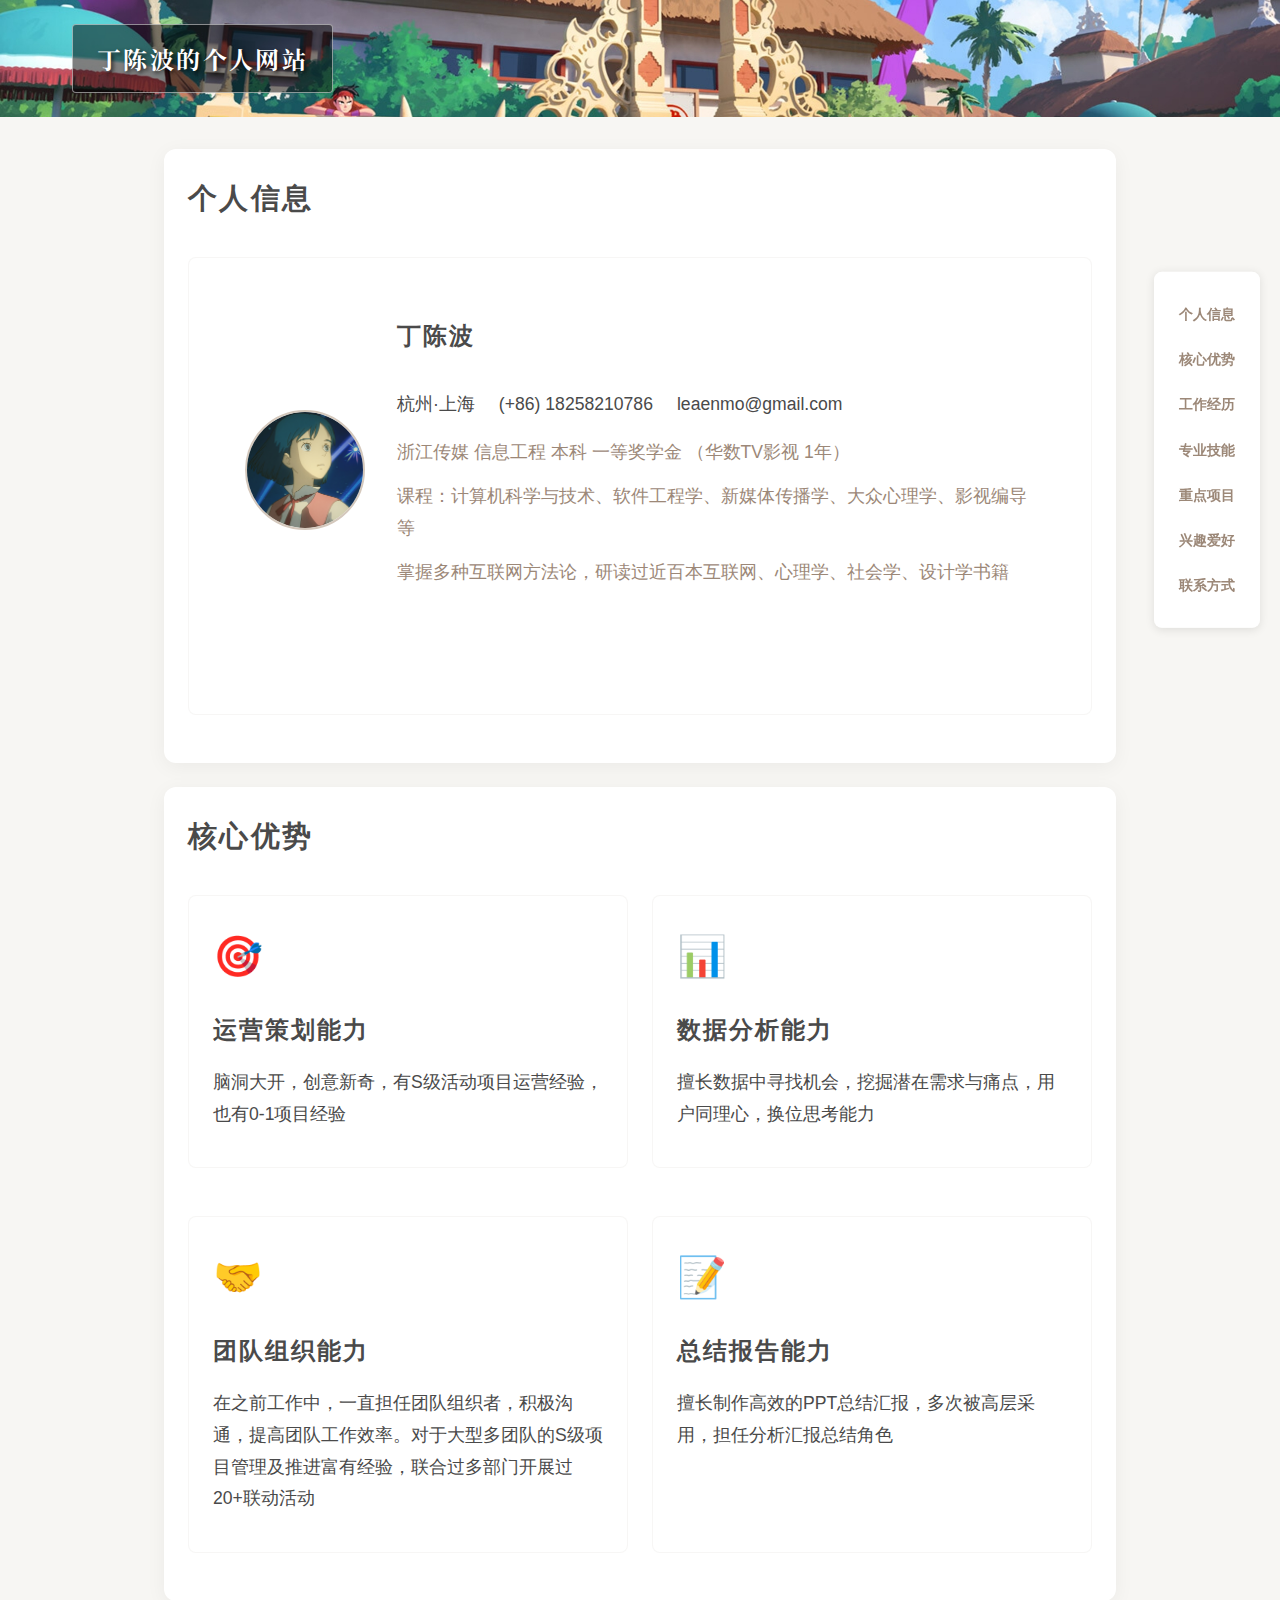
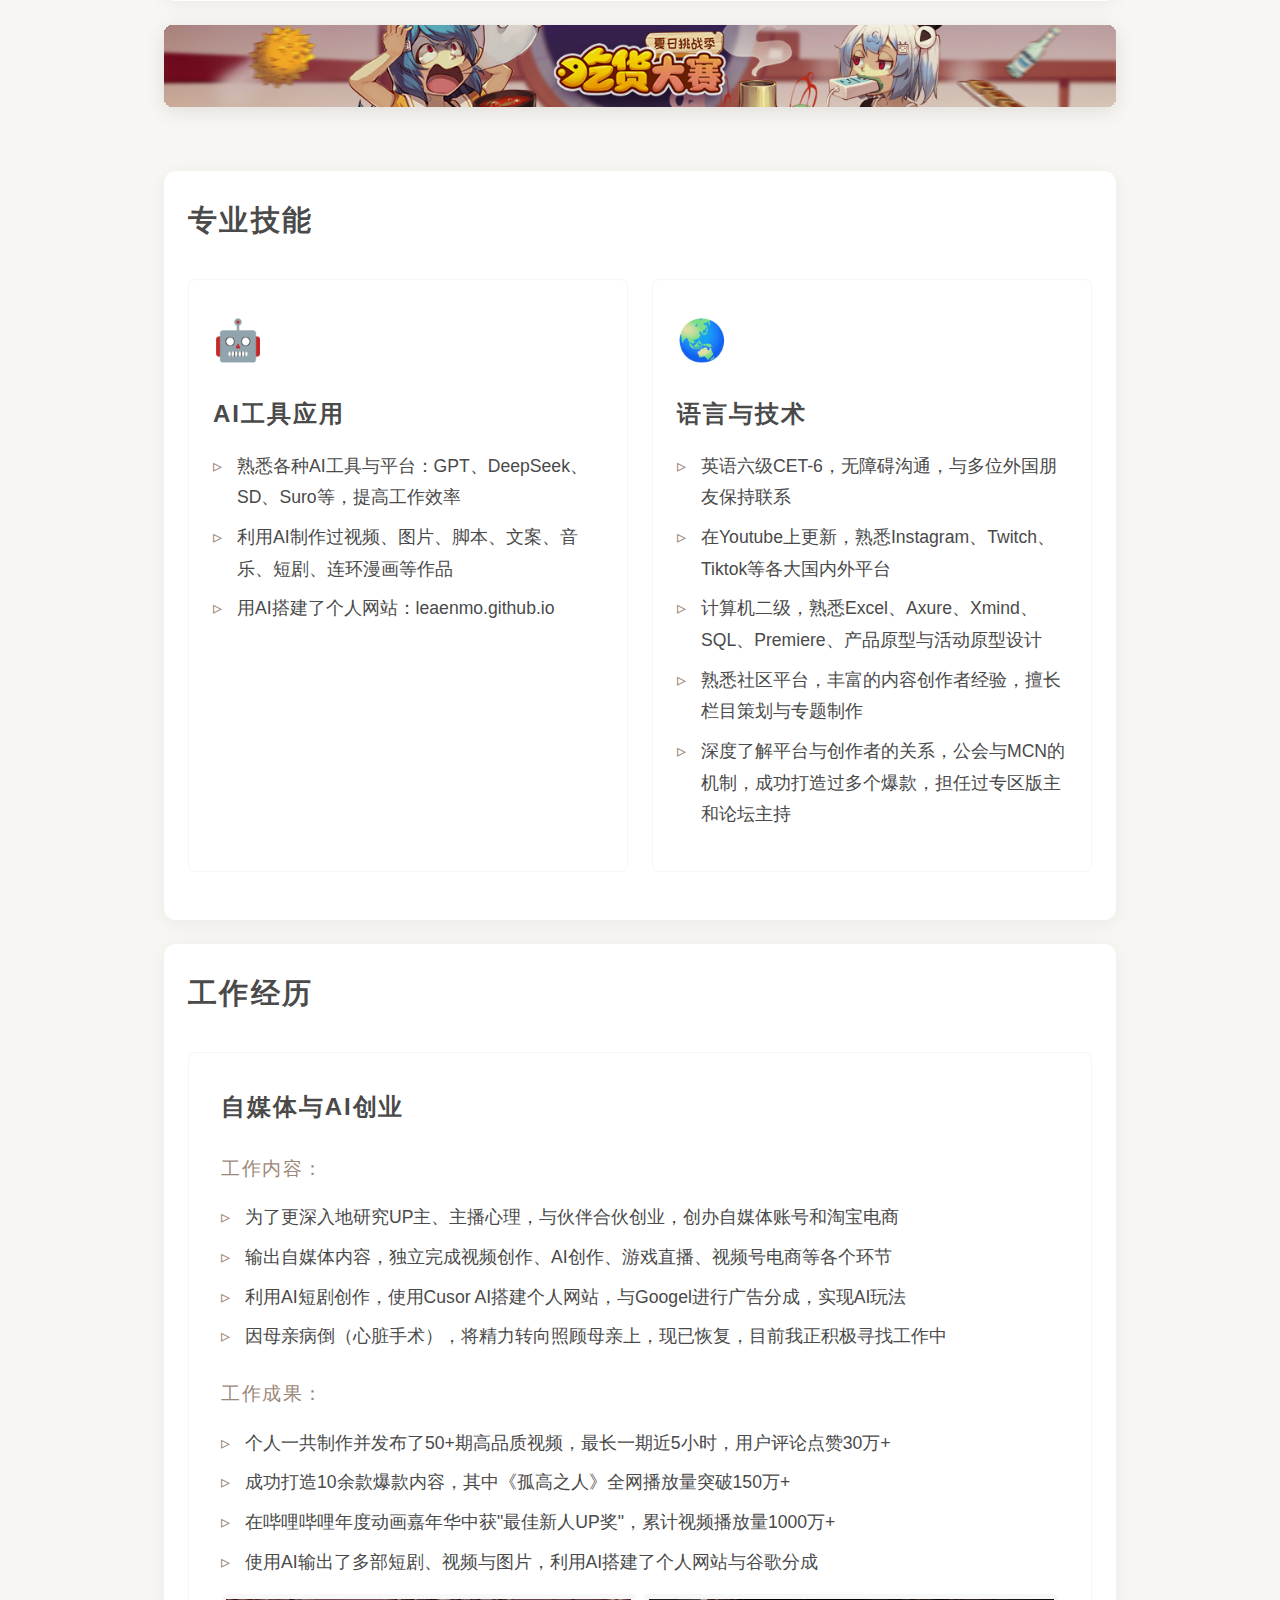
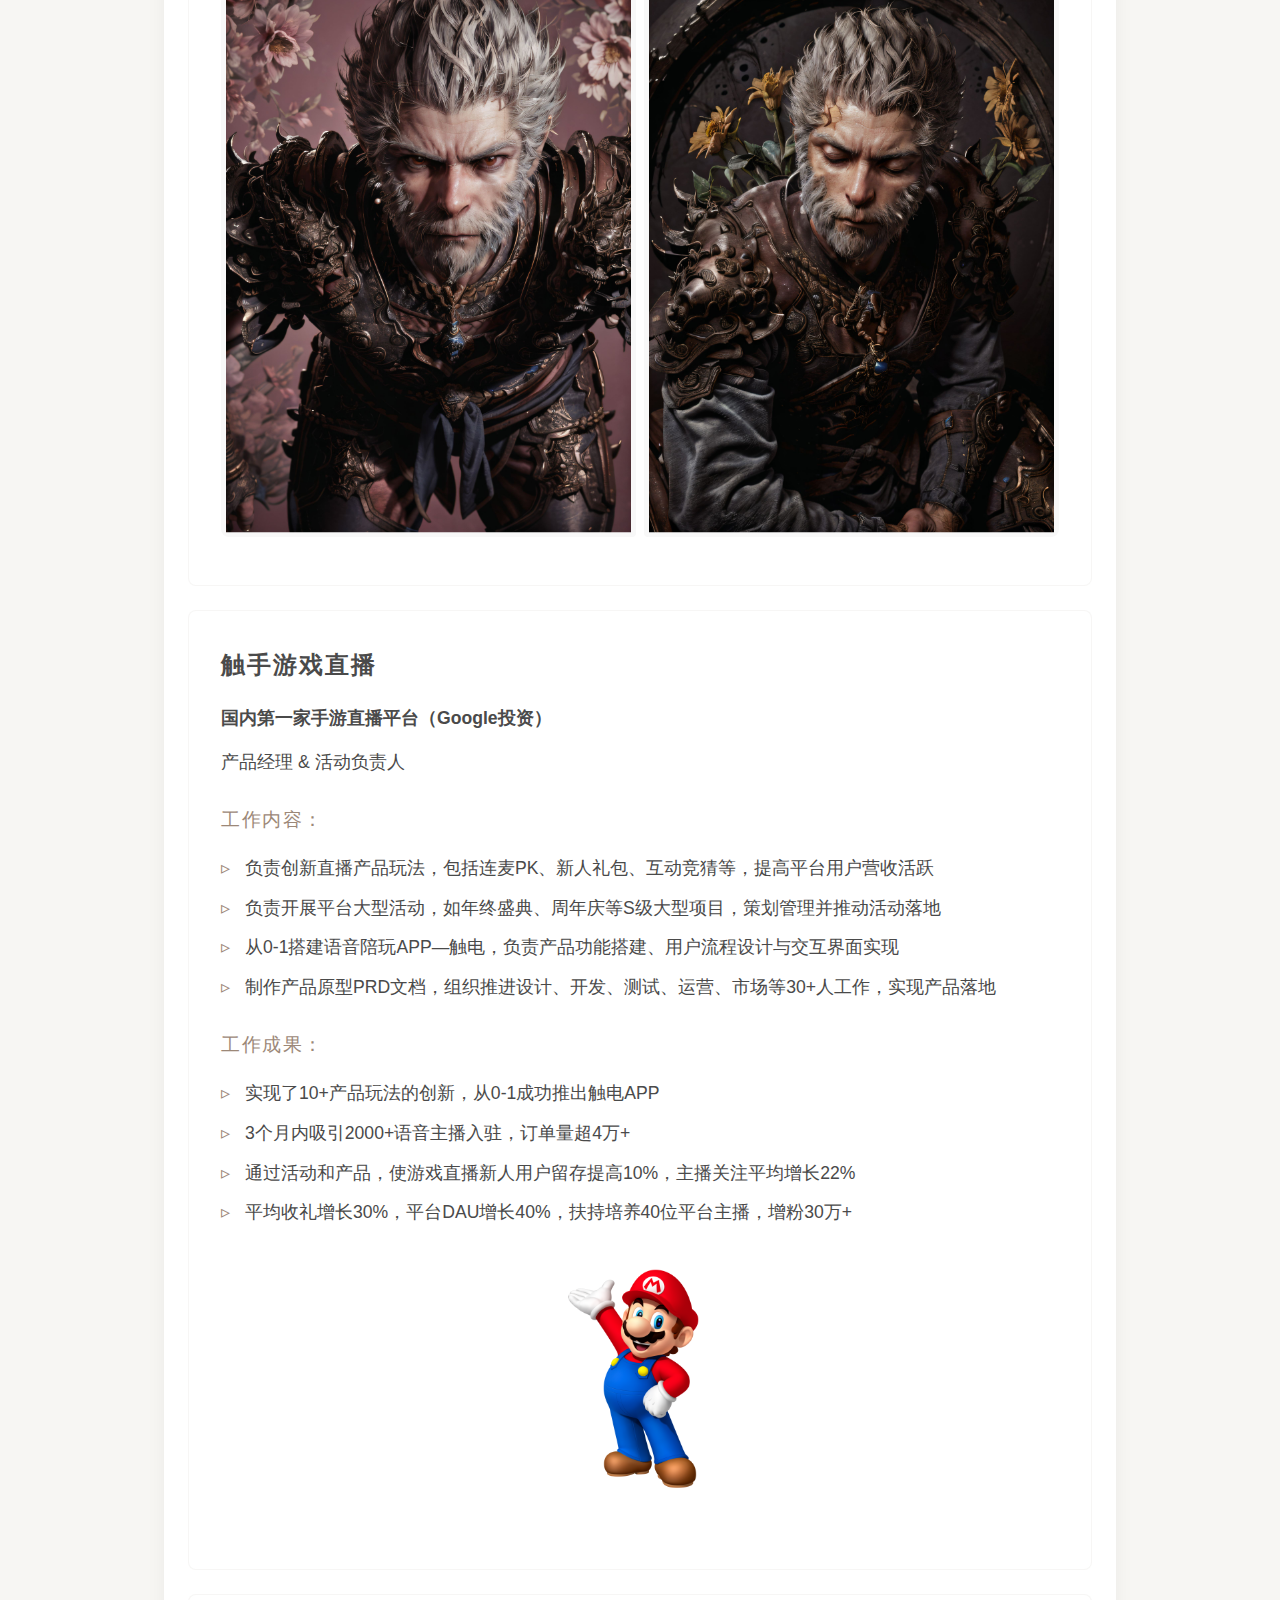
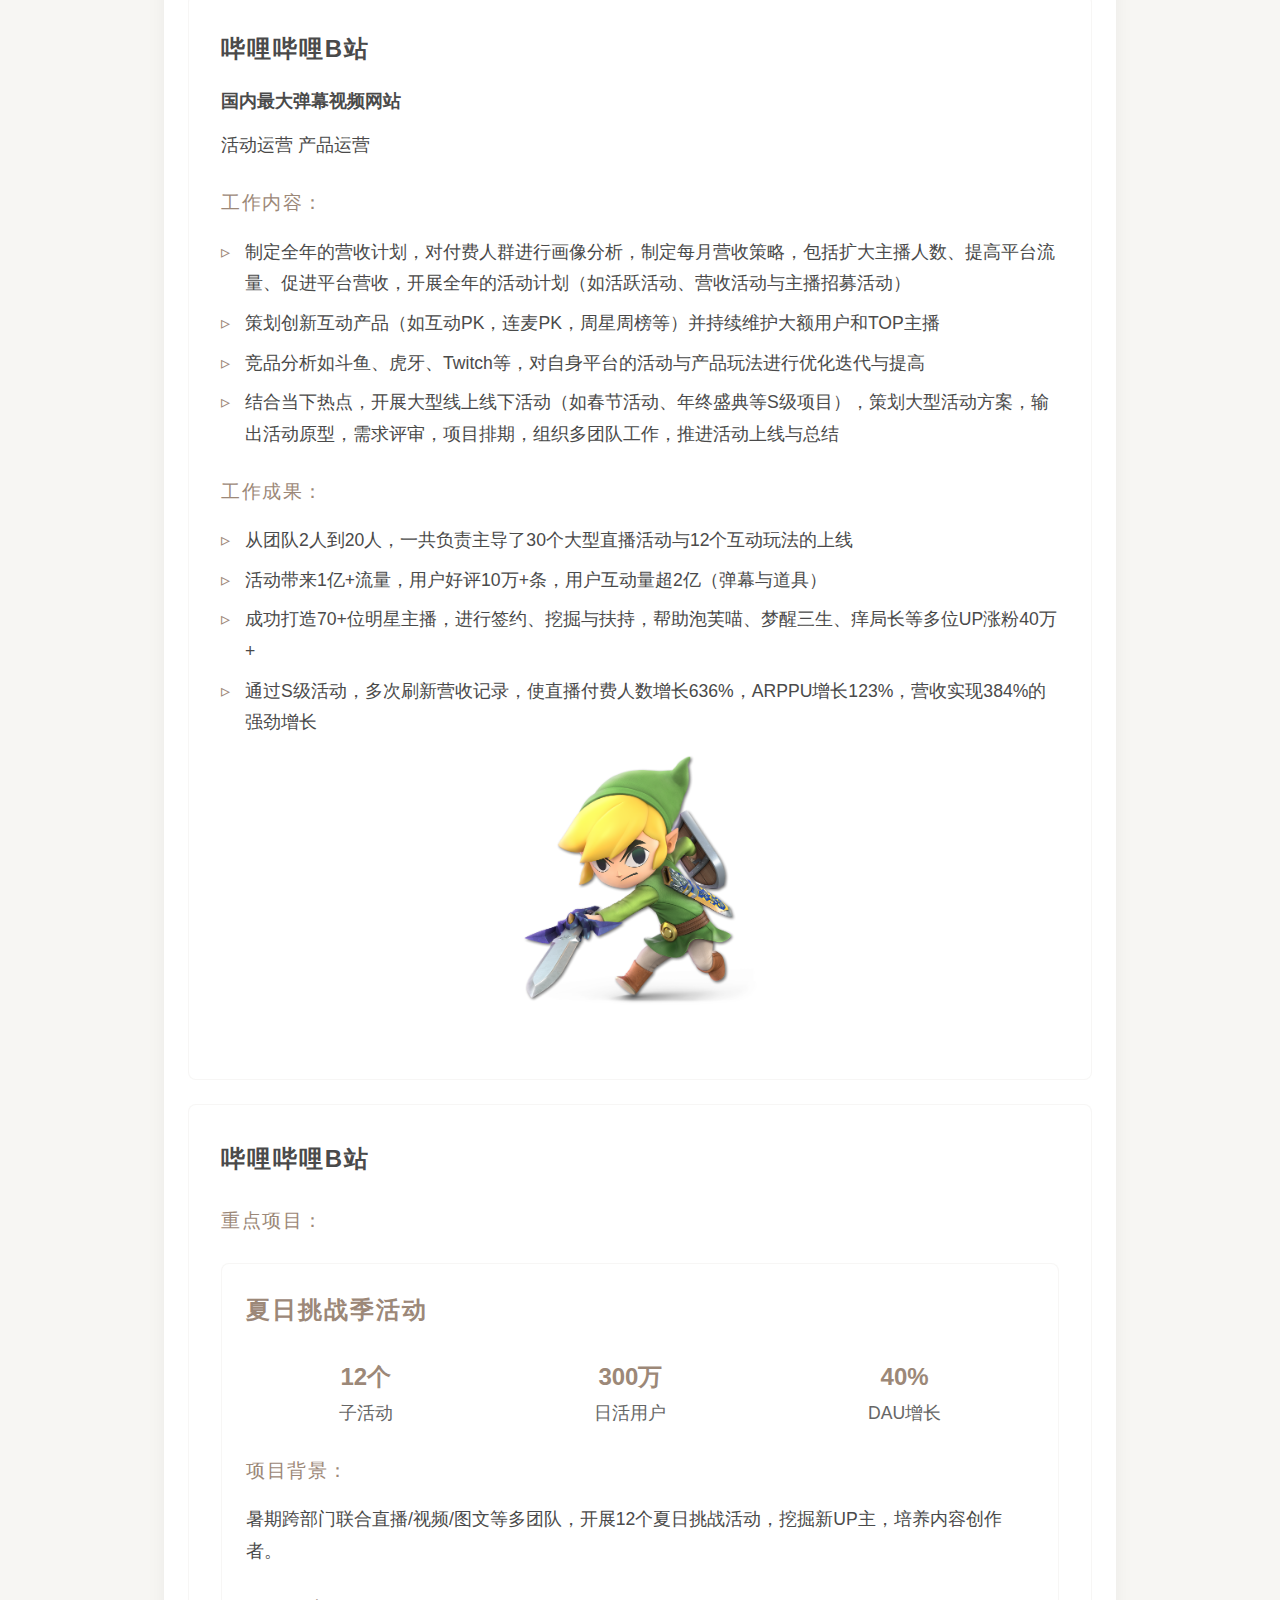
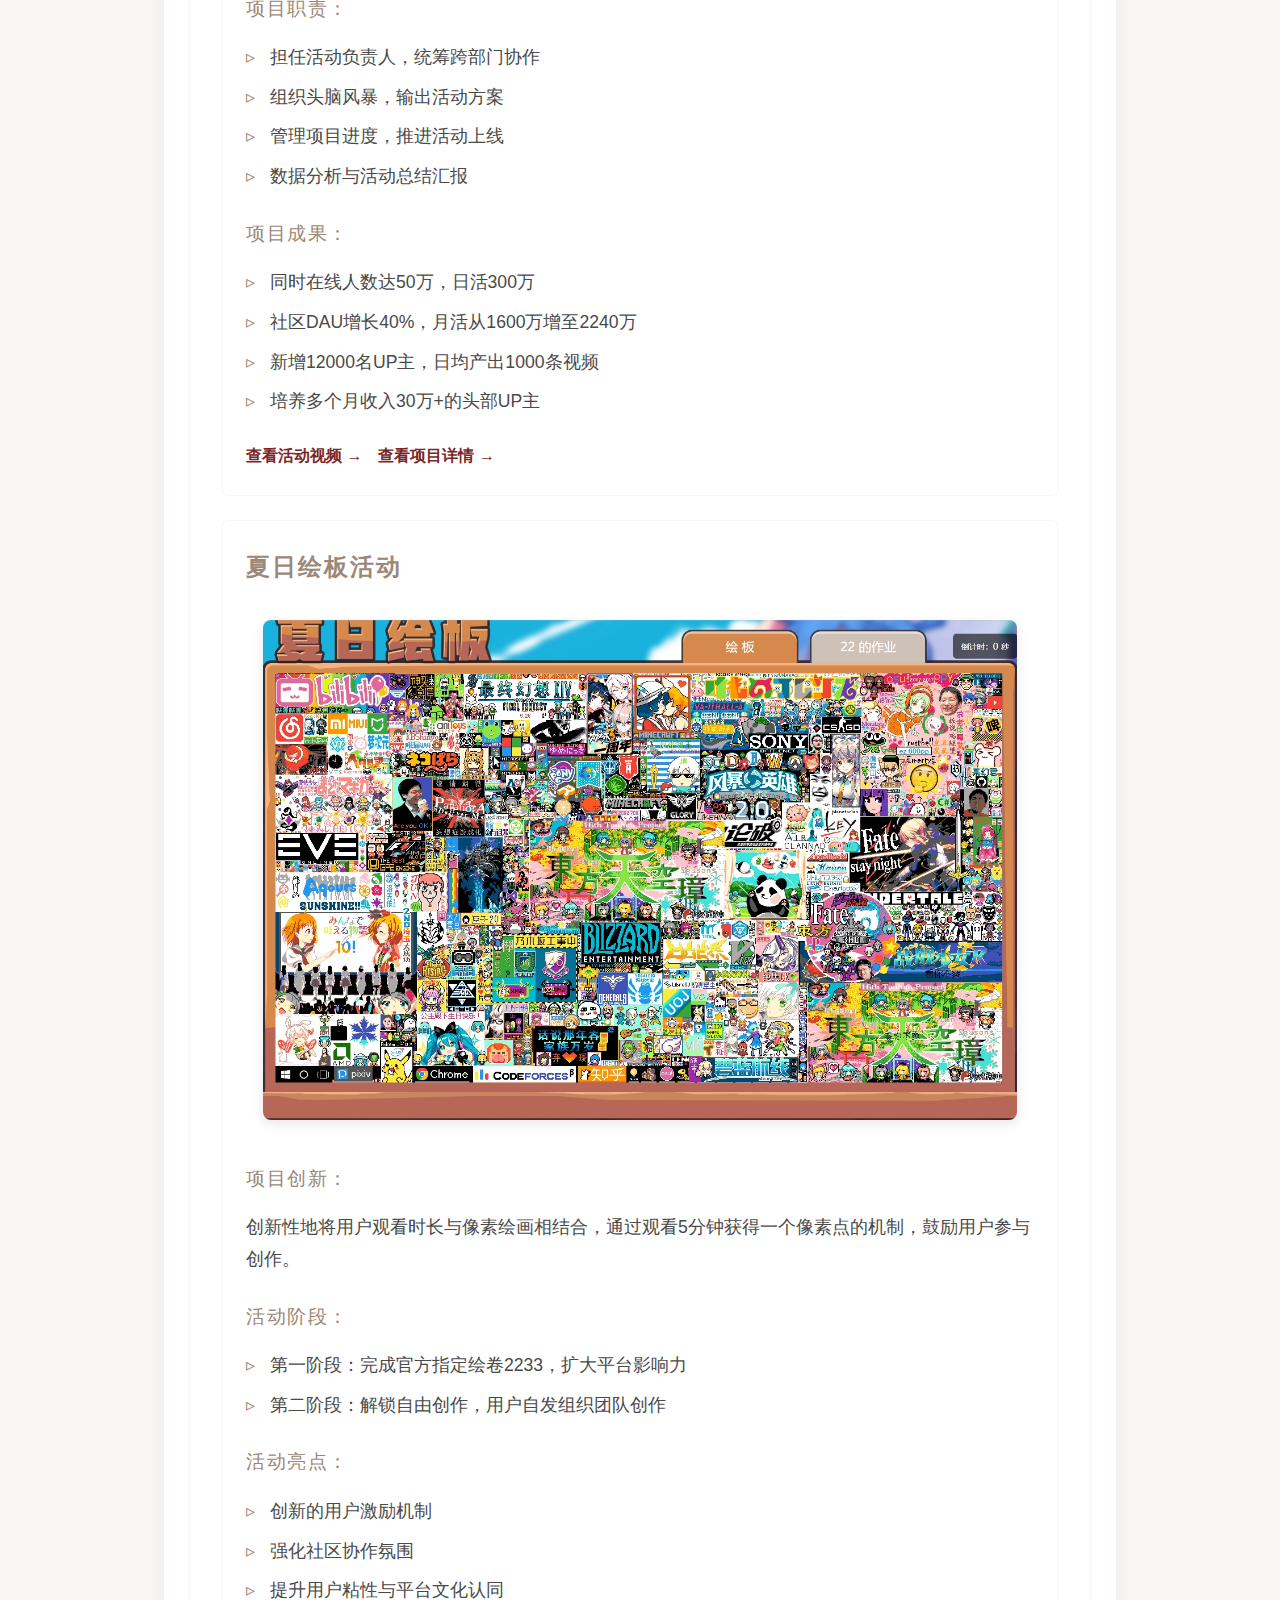
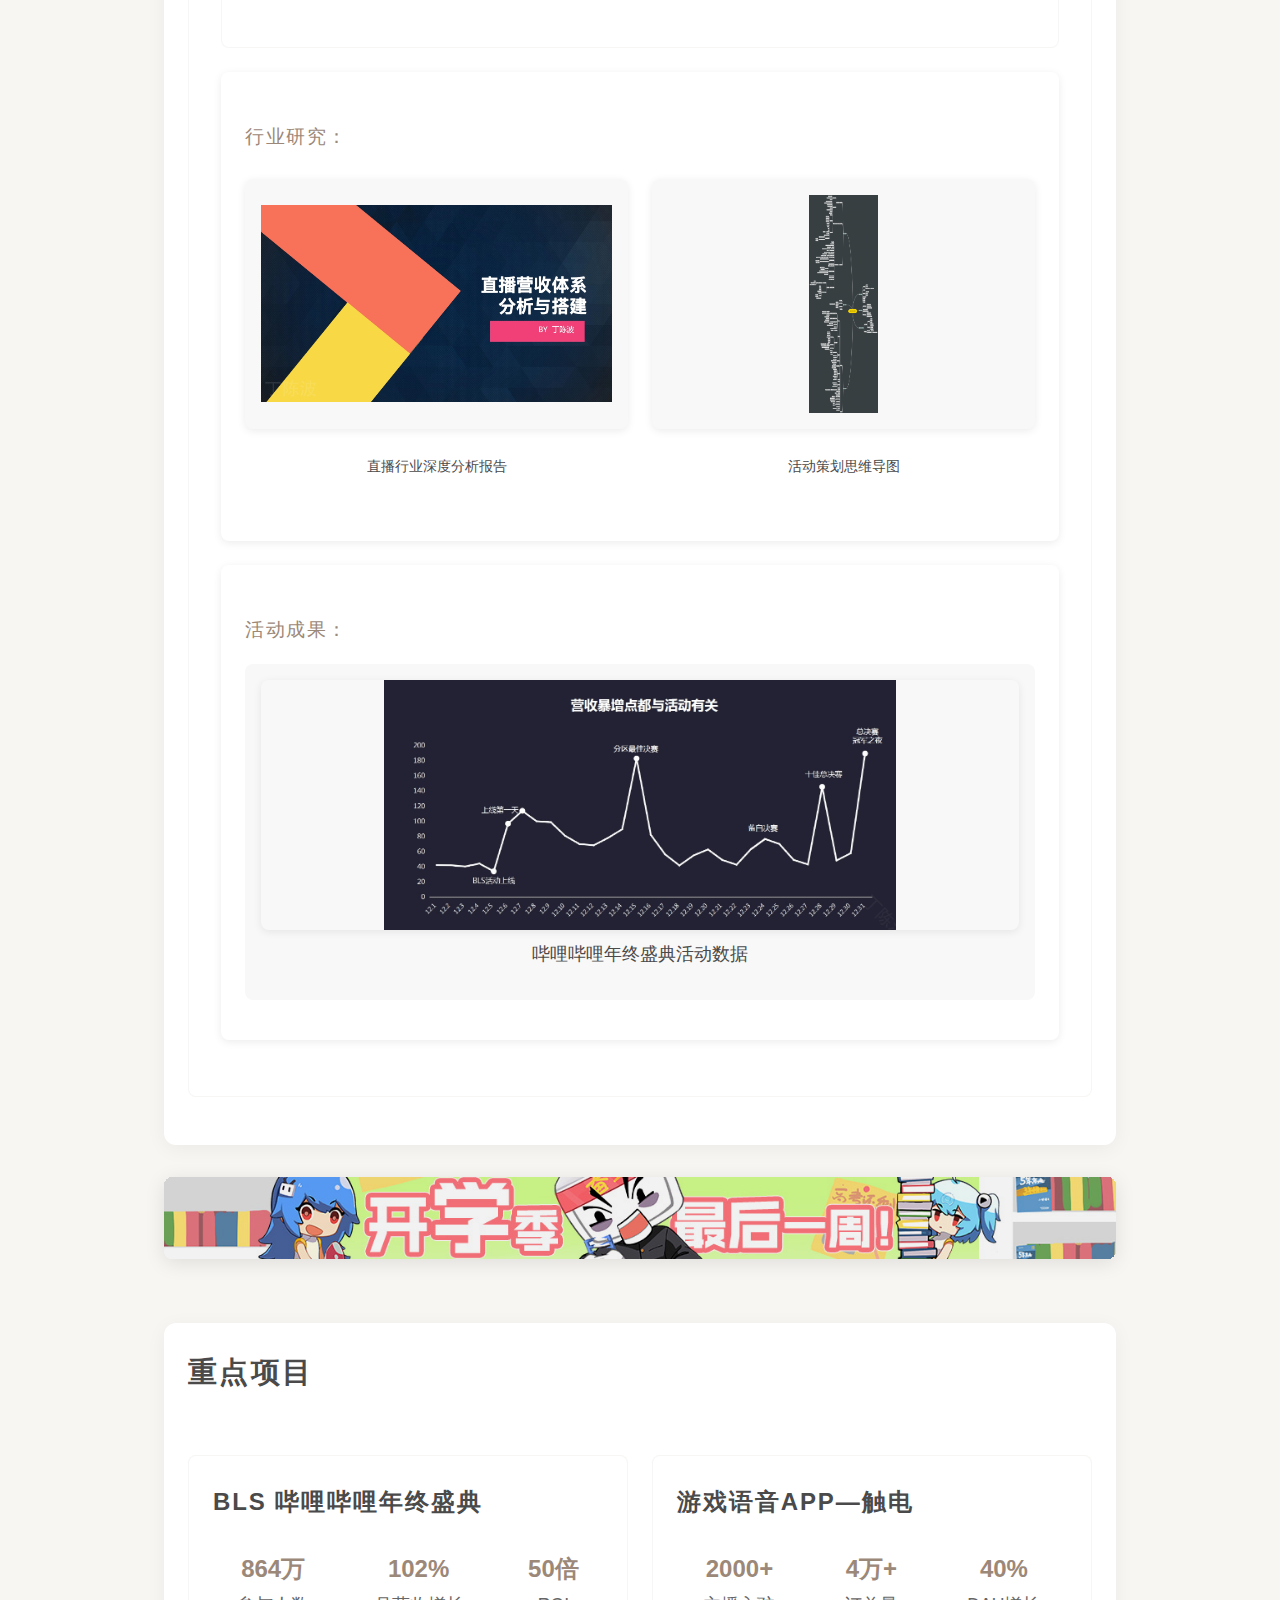
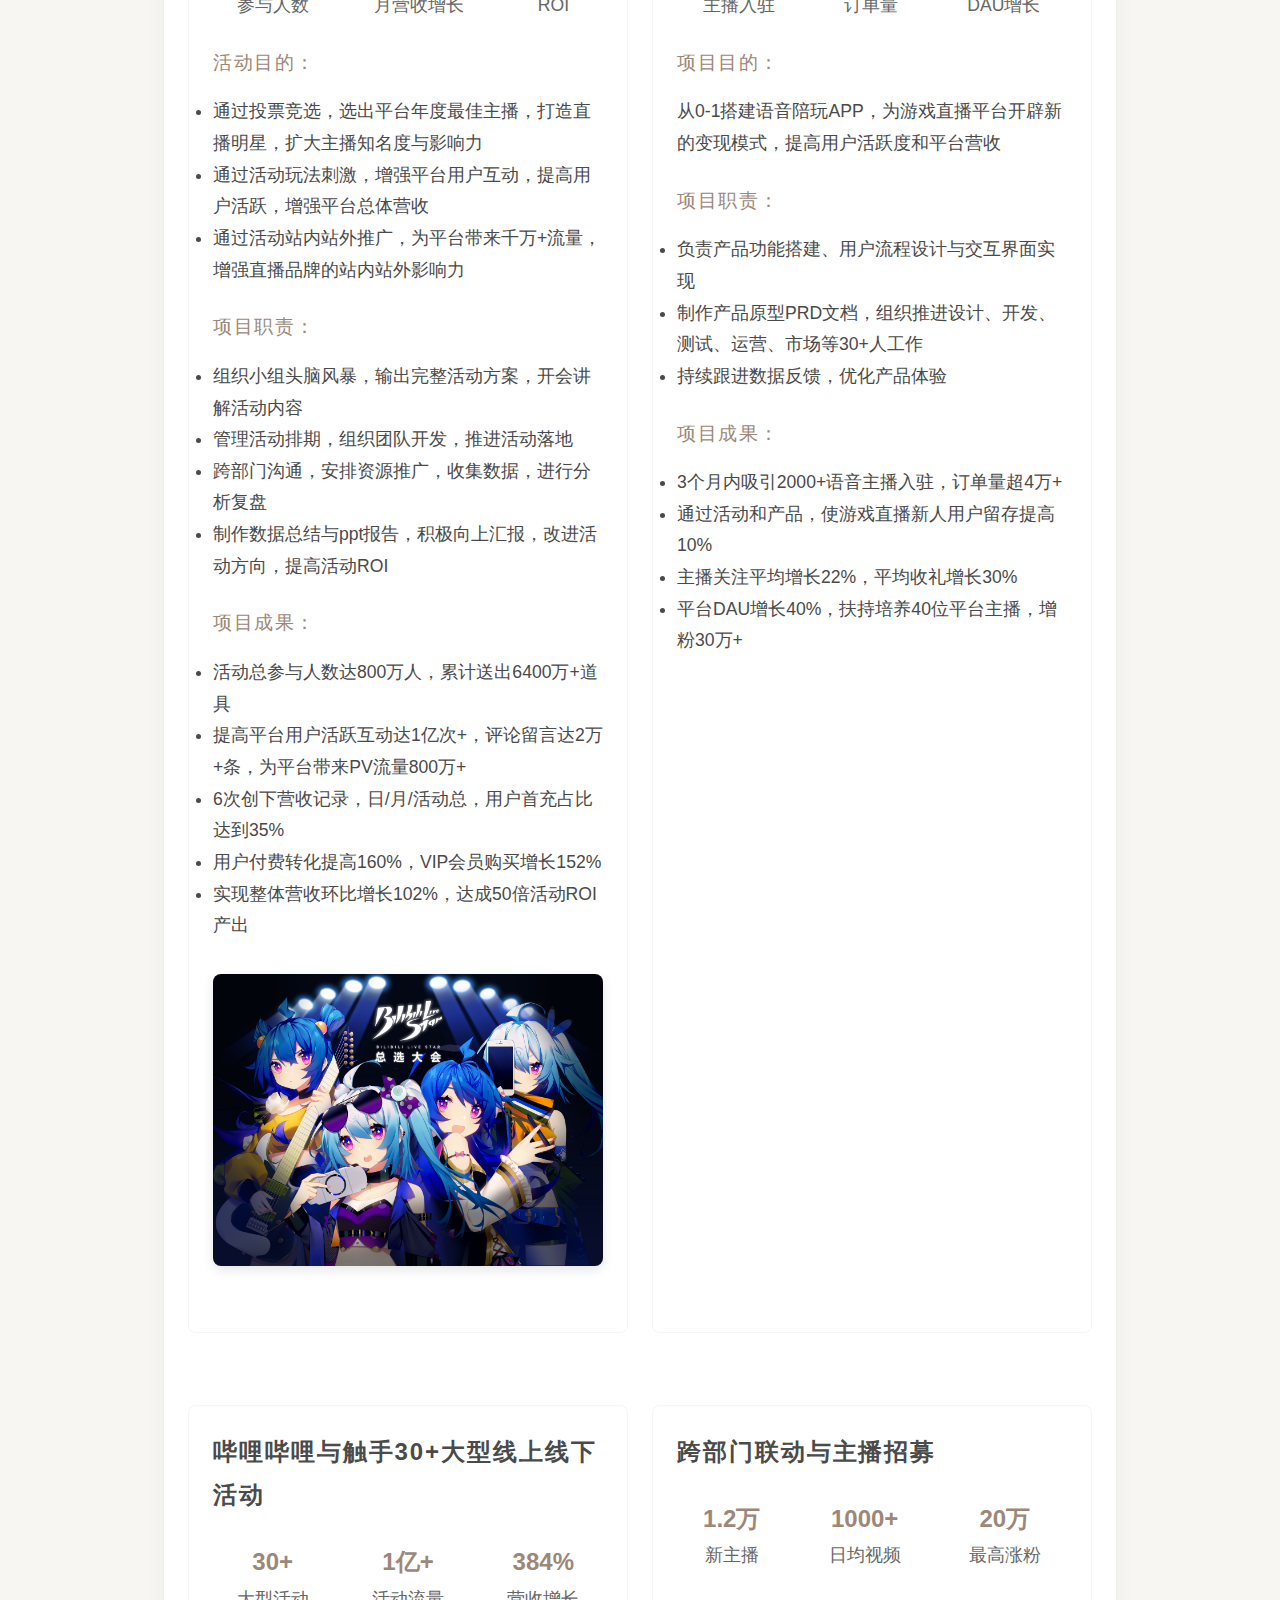
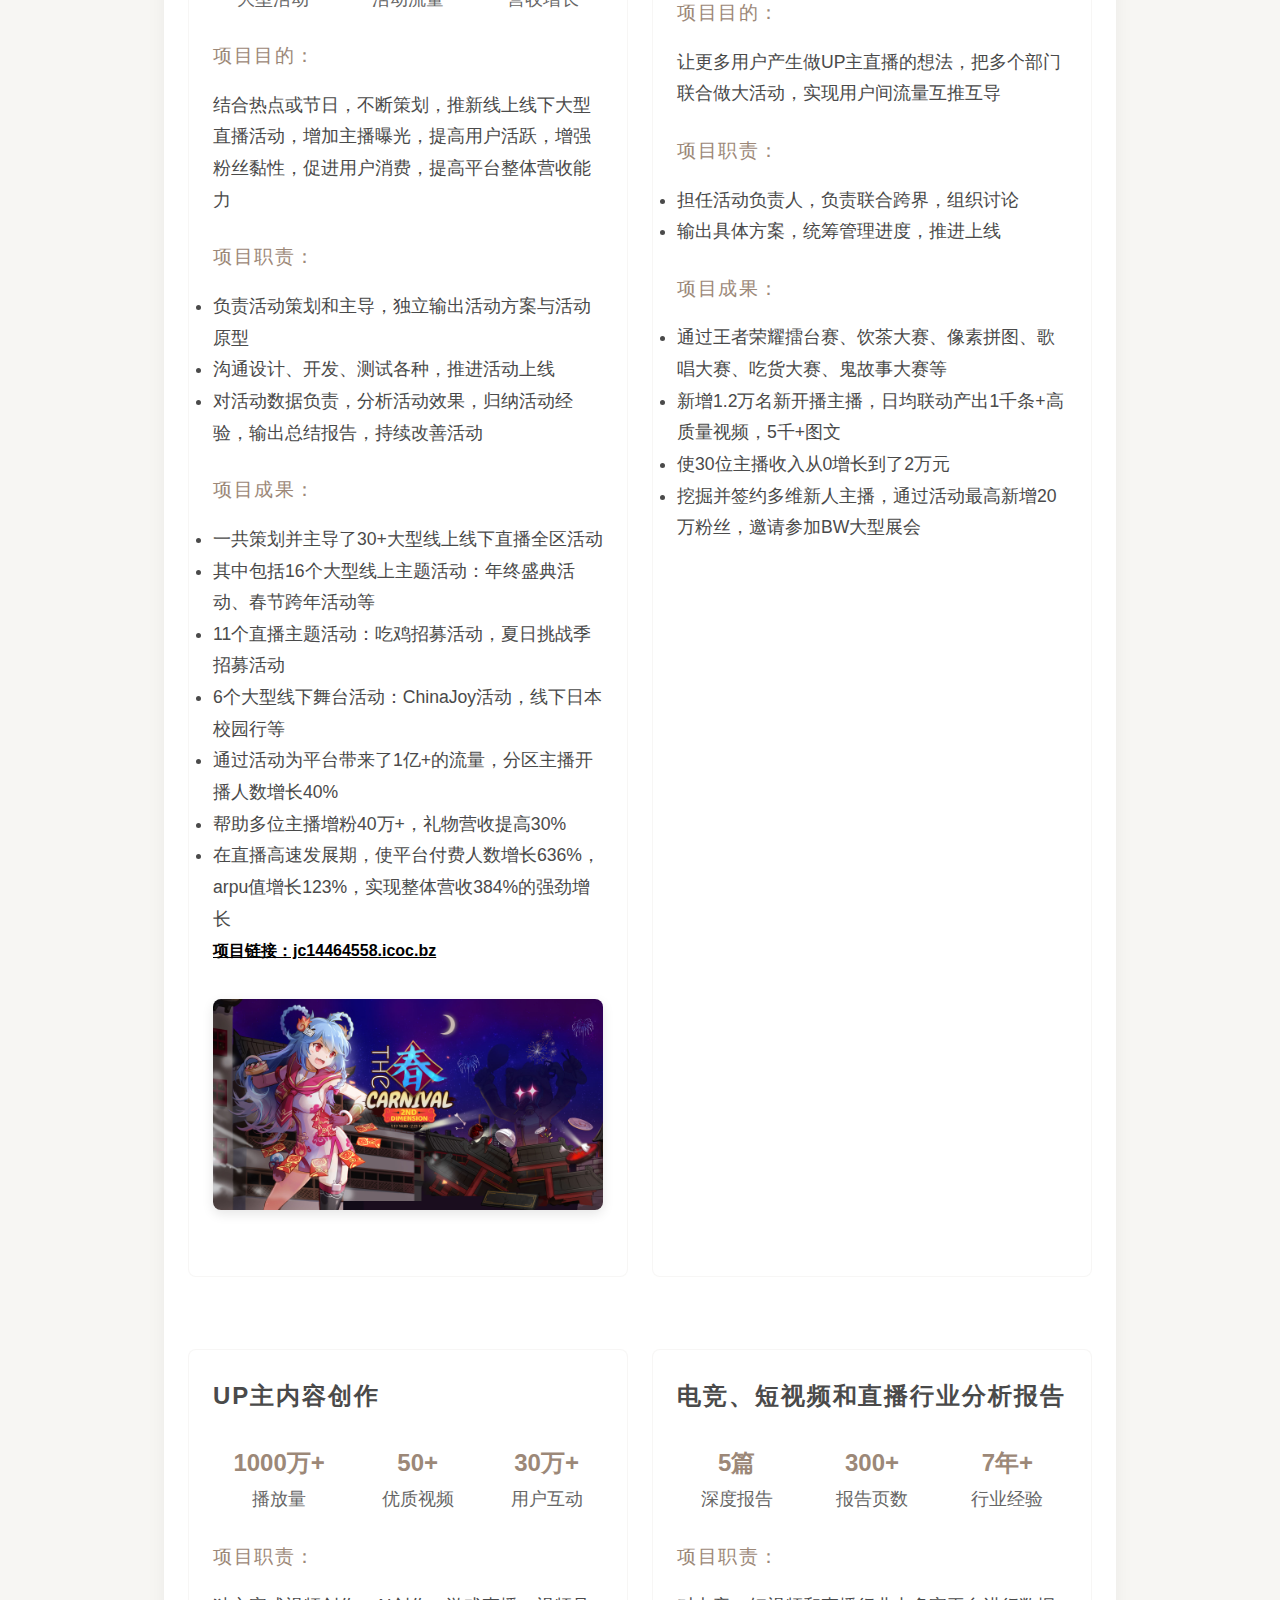
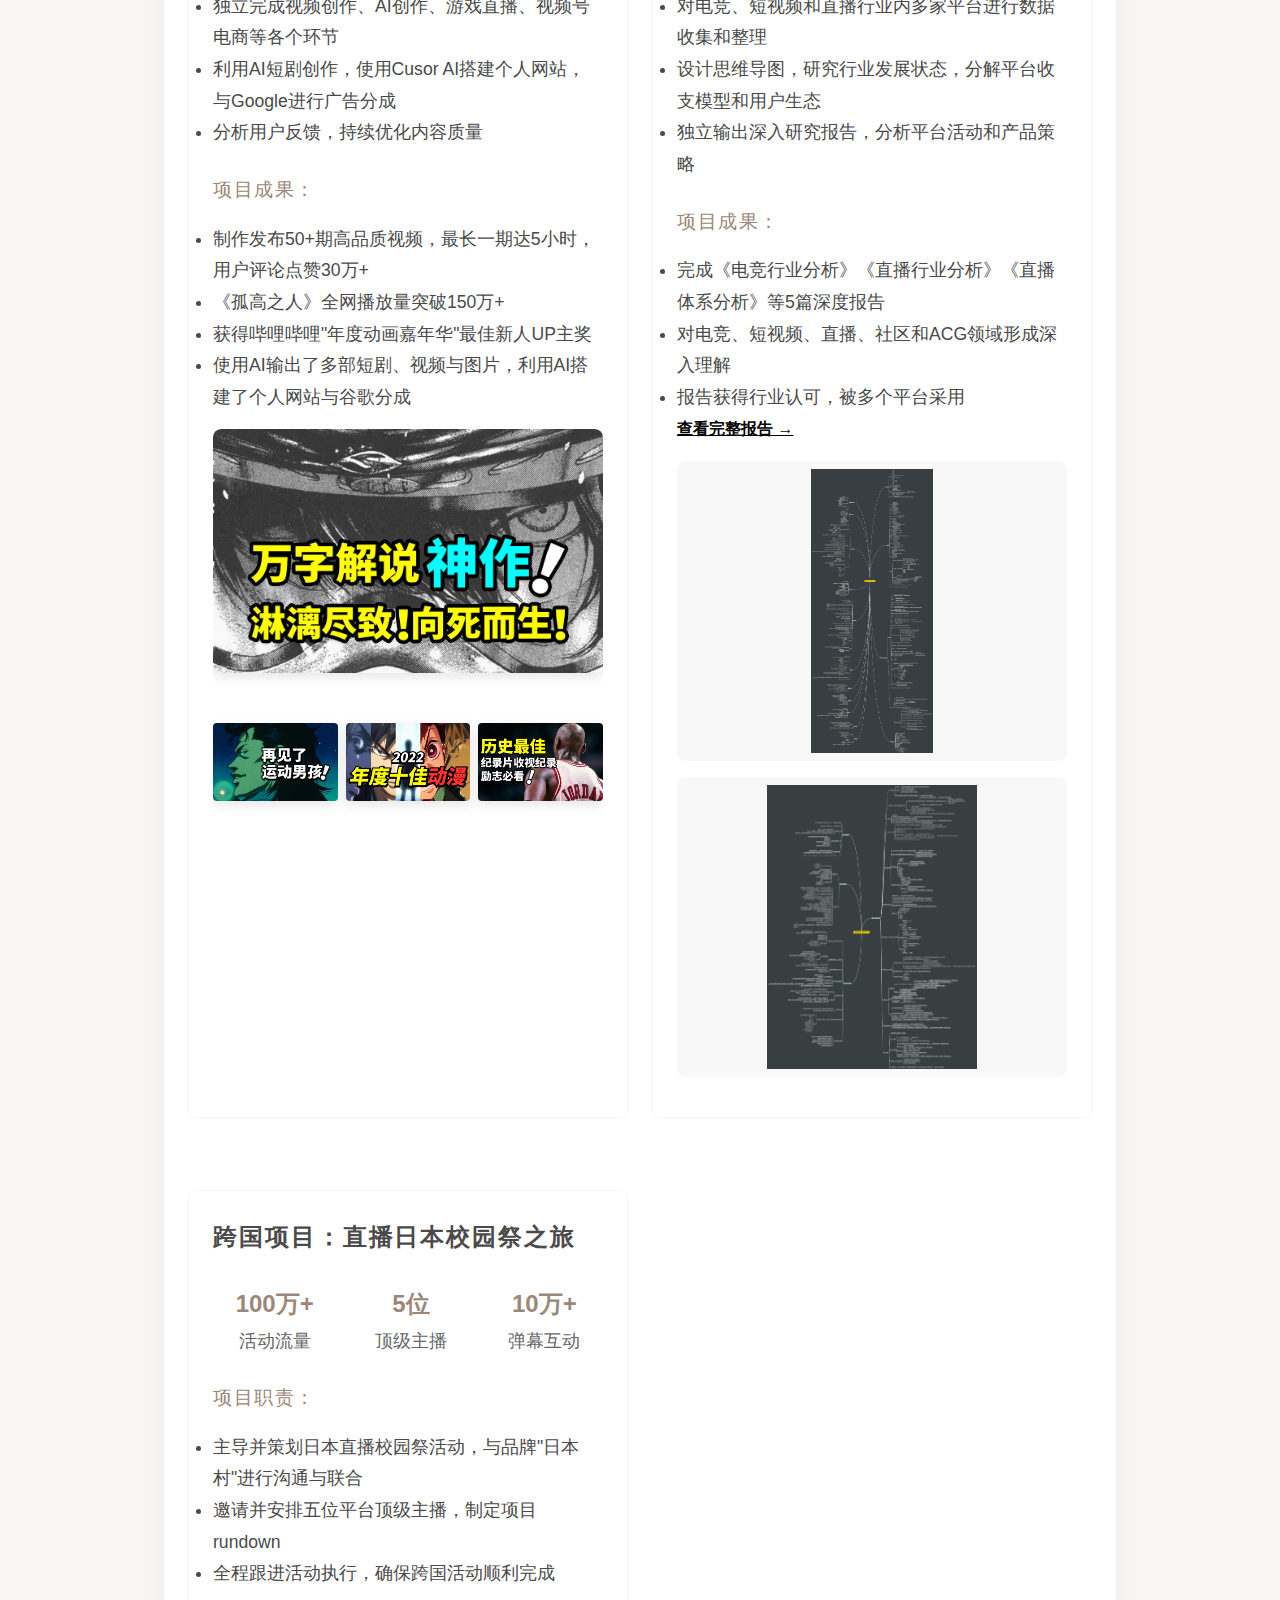
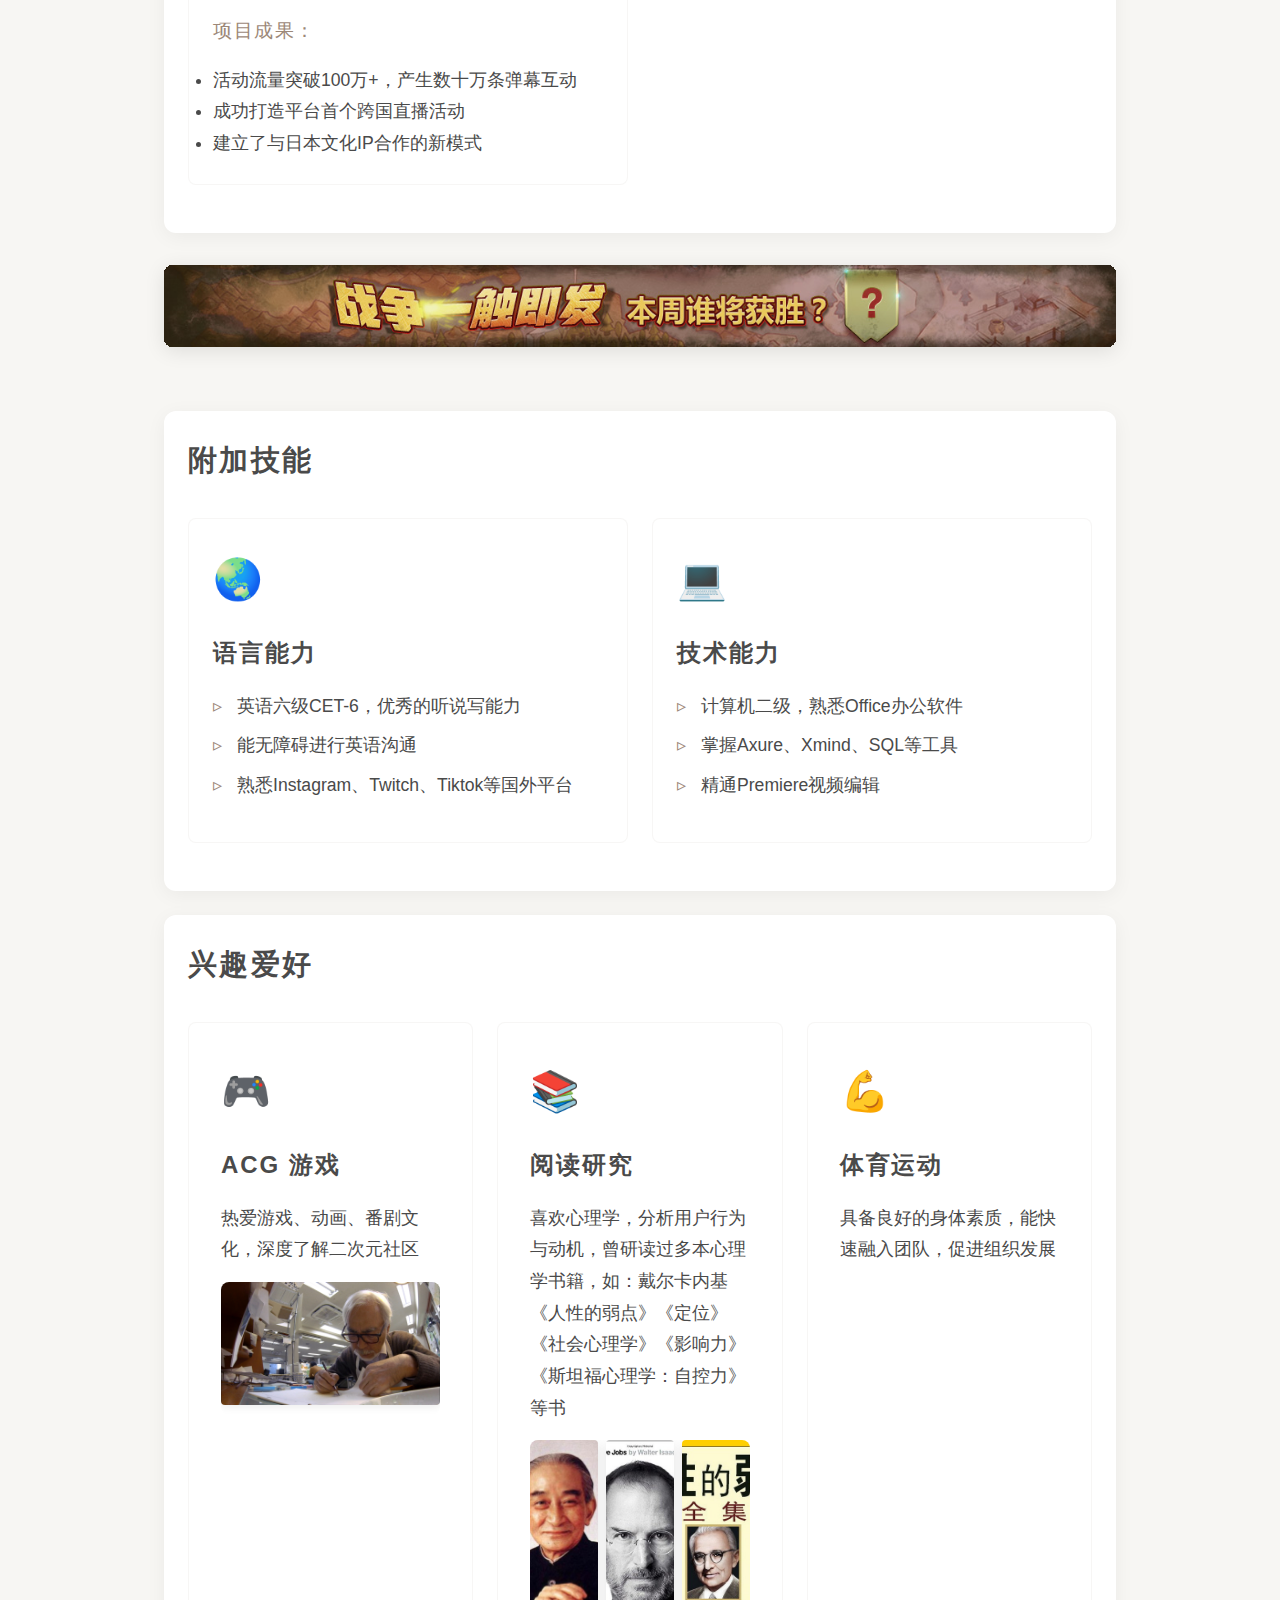
<file: index.html>
<!DOCTYPE html>
<html lang="zh">
<head>
    <meta charset="UTF-8">
    <meta name="viewport" content="width=device-width, initial-scale=1.0">
    <title>丁陈波的个人网站</title>
    <link rel="preconnect" href="https://fonts.googleapis.com">
    <link rel="preconnect" href="https://fonts.gstatic.com" crossorigin>
    <link href="https://fonts.googleapis.com/css2?family=Noto+Sans+SC:wght@400;500;700&family=Noto+Serif+SC:wght@400;500;700&display=swap" rel="stylesheet">
    <link href="https://fonts.googleapis.com/css2?family=M+PLUS+Rounded+1c:wght@400;500;600;700&display=swap" rel="stylesheet">
    <link rel="stylesheet" href="styles.css">
    <style>
        :root {
            --muji-white: rgba(255, 255, 255, 0.95);
            --muji-wood: #d4c8bc;
            --muji-dark: #766c64;
            --muji-text: #4a4a4a;
            --muji-bg: #f7f6f3;
        }

        /* 修改轮播图容器尺寸和比例 */
        .carousel-container {
            position: relative;
            width: 100%;
            height: auto;
            overflow: hidden;
            margin-bottom: 4rem;
            background: var(--muji-bg);
        }

        .carousel-track {
            display: flex;
            transition: transform 0.5s ease-in-out;
        }

        .carousel-slide {
            flex: 0 0 100%;
            position: relative;
        }

        .carousel-image {
            width: 100%;
            height: auto;
            display: block;
            aspect-ratio: 1160/100;  /* 保持图片原始比例 */
            object-fit: cover;
            filter: brightness(0.95);  /* 轻微调整亮度 */
        }

        /* 调整文字内容位置和样式 */
        .slide-content {
            position: absolute;
            bottom: 0;
            left: 0;
            right: 0;
            padding: 1rem 2rem;
            background: linear-gradient(transparent, rgba(0, 0, 0, 0.3));
            color: var(--muji-white);
        }

        .slide-content h2 {
            font-size: 1.5rem;
            font-weight: 300;
            margin-bottom: 0.5rem;
            letter-spacing: 0.05em;
        }

        .slide-content p {
            font-size: 0.9rem;
            font-weight: 300;
            line-height: 1.4;
        }

        /* 调整导航点位置 */
        .carousel-nav {
            position: absolute;
            bottom: 0.5rem;
            left: 50%;
            transform: translateX(-50%);
            display: flex;
            gap: 0.5rem;
            z-index: 10;
        }

        .carousel-dot {
            width: 2.5rem;
            height: 2px;
            background: rgba(255, 255, 255, 0.5);
            border: none;
            cursor: pointer;
            transition: all 0.3s ease;
        }

        .carousel-dot.active {
            background: var(--muji-white);
            width: 3.5rem;
        }

        /* 修改logo样式 */
        .logo {
            font-size: 1.3rem;
            font-weight: 300;
            color: var(--muji-dark);
            text-decoration: none;
            letter-spacing: 0.05em;
        }

        /* 简历下载按钮样式 */
        .resume-button {
            background: var(--muji-wood);
            color: var(--muji-white);
            padding: 0.6rem 1.2rem;
            border-radius: 24px;
            text-decoration: none;
            font-size: 0.9rem;
            font-weight: 300;
            letter-spacing: 0.05em;
            transition: all 0.3s ease;
            border: 1px solid transparent;
        }

        .resume-button:hover {
            background: transparent;
            color: var(--muji-wood);
            border-color: var(--muji-wood);
        }

        /* 移动端适配 */
        @media (max-width: 768px) {
            .logo {
                font-size: 1.1rem;
            }

            .resume-button {
                padding: 0.5rem 1rem;
                font-size: 0.85rem;
            }
        }

        /* 移除轮播图标题和装饰 */
        .carousel-title {
            display: none;
        }

        .carousel-container {
            margin-top: 0;
        }
    </style>
</head>
<body>
    <header>
        <nav class="nav-container">
            <h1><a href="index.html" class="logo">丁陈波的个人网站</a></h1>
            <a href="https://pan.baidu.com/s/1jq6GNEDTdSZY0y4mUROJ5Q?pwd=78r7" class="resume-button" target="_blank">简历下载</a>
        </nav>
    </header>

    <main class="main-content">


        <!-- 个人信息部分 -->
        <div class="section-container" id="个人信息">
            <h2>个人信息</h2>
            <div class="content-card">
                <div class="profile-header">
                    <div class="profile-avatar">
                        <img src="images/zatu/个人头像.png" alt="个人头像" class="avatar-image">
                    </div>
                    <div class="profile-info">
                        <h3>丁陈波</h3>
                        <div class="profile-contact">
                            <span>杭州·上海</span>
                            <span>(+86) 18258210786</span>
                            <span>leaenmo@gmail.com</span>
                        </div>
                        <div class="profile-summary">
                            <p>浙江传媒 信息工程 本科 一等奖学金 （华数TV影视 1年）</p>
                            <p>课程：计算机科学与技术、软件工程学、新媒体传播学、大众心理学、影视编导等</p>
                            <p>掌握多种互联网方法论，研读过近百本互联网、心理学、社会学、设计学书籍</p>
                        </div>
                    </div>
                </div>
            </div>
        </div>

        <!-- 核心技能部分 -->
        <div class="core-skills section-container" id="核心优势">
            <h2>核心优势</h2>
            <div class="skills-grid">
                <div class="skill-card">
                    <div class="skill-icon">🎯</div>
                    <h3>运营策划能力</h3>
                    <p>脑洞大开，创意新奇，有S级活动项目运营经验，也有0-1项目经验</p>
                </div>
                <div class="skill-card">
                    <div class="skill-icon">📊</div>
                    <h3>数据分析能力</h3>
                    <p>擅长数据中寻找机会，挖掘潜在需求与痛点，用户同理心，换位思考能力</p>
                </div>
                <div class="skill-card">
                    <div class="skill-icon">🤝</div>
                    <h3>团队组织能力</h3>
                    <p>在之前工作中，一直担任团队组织者，积极沟通，提高团队工作效率。对于大型多团队的S级项目管理及推进富有经验，联合过多部门开展过20+联动活动</p>
                </div>
                <div class="skill-card">
                    <div class="skill-icon">📝</div>
                    <h3>总结报告能力</h3>
                    <p>擅长制作高效的PPT总结汇报，多次被高层采用，担任分析汇报总结角色</p>
                </div>
            </div>
        </div>

        <!-- 第一个轮播图 -->
        <div class="carousel-container">
            <div class="carousel-track">
                <div class="carousel-slide">
                    <img src="images/slides/1 (1).jpg" alt="项目展示" class="carousel-image">
                </div>
                <div class="carousel-slide">
                    <img src="images/slides/1 (2).jpg" alt="项目展示" class="carousel-image">
                </div>
                <div class="carousel-slide">
                    <img src="images/slides/1 (3).jpg" alt="项目展示" class="carousel-image">
                </div>
                <div class="carousel-slide">
                    <img src="images/slides/1 (4).jpg" alt="项目展示" class="carousel-image">
                </div>
                <div class="carousel-slide">
                    <img src="images/slides/1 (5).jpg" alt="项目展示" class="carousel-image">
                </div>
                <div class="carousel-slide">
                    <img src="images/slides/1 (6).jpg" alt="项目展示" class="carousel-image">
                </div>
                <div class="carousel-slide">
                    <img src="images/slides/1 (7).jpg" alt="项目展示" class="carousel-image">
                </div>
                <div class="carousel-slide">
                    <img src="images/slides/1 (8).jpg" alt="项目展示" class="carousel-image">
                </div>
                <div class="carousel-slide">
                    <img src="images/slides/1 (9).jpg" alt="项目展示" class="carousel-image">
                </div>
                <div class="carousel-slide">
                    <img src="images/slides/1 (10).jpg" alt="项目展示" class="carousel-image">
                </div>
            </div>
            <div class="carousel-nav">
                <button class="carousel-dot active"></button>
                <button class="carousel-dot"></button>
                <button class="carousel-dot"></button>
                <button class="carousel-dot"></button>
                <button class="carousel-dot"></button>
                <button class="carousel-dot"></button>
                <button class="carousel-dot"></button>
                <button class="carousel-dot"></button>
                <button class="carousel-dot"></button>
                <button class="carousel-dot"></button>
            </div>
        </div>

        <!-- 专业技能部分 -->
        <div class="section-container" id="专业技能">
            <h2>专业技能</h2>
            <div class="skills-grid">
                <!-- AI工具应用 -->
                <div class="skill-card">
                    <div class="skill-icon">🤖</div>
                    <h3>AI工具应用</h3>
                    <ul class="skill-list">
                        <li>熟悉各种AI工具与平台：GPT、DeepSeek、SD、Suro等，提高工作效率</li>
                        <li>利用AI制作过视频、图片、脚本、文案、音乐、短剧、连环漫画等作品</li>
                        <li>用AI搭建了个人网站：leaenmo.github.io</li>
                    </ul>
                </div>

                <!-- 语言能力 -->
                <div class="skill-card">
                    <div class="skill-icon">🌏</div>
                    <h3>语言与技术</h3>
                    <ul class="skill-list">
                        <li>英语六级CET-6，无障碍沟通，与多位外国朋友保持联系</li>
                        <li>在Youtube上更新，熟悉Instagram、Twitch、Tiktok等各大国内外平台</li>
                        <li>计算机二级，熟悉Excel、Axure、Xmind、SQL、Premiere、产品原型与活动原型设计</li>
                        <li>熟悉社区平台，丰富的内容创作者经验，擅长栏目策划与专题制作</li>
                        <li>深度了解平台与创作者的关系，公会与MCN的机制，成功打造过多个爆款，担任过专区版主和论坛主持</li>
                    </ul>
                </div>
            </div>
        </div>

        <!-- 工作经历部分 -->
        <div class="experience-section section-container " id="工作经历">
            <h2>工作经历</h2>
            <div class="timeline">
                <!-- 自媒体与AI创业 -->
                <div class="timeline-item">
                    <h3>自媒体与AI创业</h3>
                    <div class="timeline-content">
                        <!-- 移除时间显示 -->
                        <h4>工作内容：</h4>
                        <ul>
                            <li>为了更深入地研究UP主、主播心理，与伙伴合伙创业，创办自媒体账号和淘宝电商</li>
                            <li>输出自媒体内容，独立完成视频创作、AI创作、游戏直播、视频号电商等各个环节</li>
                            <li>利用AI短剧创作，使用Cusor AI搭建个人网站，与Googel进行广告分成，实现AI玩法</li>
                            <li>因母亲病倒（心脏手术），将精力转向照顾母亲上，现已恢复，目前我正积极寻找工作中</li>
                        </ul>
                        <h4>工作成果：</h4>
                        <ul>
                            <li>个人一共制作并发布了50+期高品质视频，最长一期近5小时，用户评论点赞30万+</li>
                            <li>成功打造10余款爆款内容，其中《孤高之人》全网播放量突破150万+</li>
                            <li>在哔哩哔哩年度动画嘉年华中获"最佳新人UP奖"，累计视频播放量1000万+</li>
                            <li>使用AI输出了多部短剧、视频与图片，利用AI搭建了个人网站与谷歌分成</li>
                        </ul>
                        <div class="ai-works-showcase">
                            <img src="images/zatu/我的AI作品 (1).jpg" alt="AI作品1" class="ai-work-image">
                            <img src="images/zatu/我的AI作品 (2).jpg" alt="AI作品2" class="ai-work-image">
                        </div>

                    </div>
                </div>

                <!-- 触手游戏直播经历 -->
                <div class="timeline-item">
                    <h3>触手游戏直播</h3>
                    <div class="timeline-content">
                        <p class="company">国内第一家手游直播平台（Google投资）</p>
                        <p class="position">产品经理 & 活动负责人</p>
                        <h4>工作内容：</h4>
                        <ul>
                            <li>负责创新直播产品玩法，包括连麦PK、新人礼包、互动竞猜等，提高平台用户营收活跃</li>
                            <li>负责开展平台大型活动，如年终盛典、周年庆等S级大型项目，策划管理并推动活动落地</li>
                            <li>从0-1搭建语音陪玩APP—触电，负责产品功能搭建、用户流程设计与交互界面实现</li>
                            <li>制作产品原型PRD文档，组织推进设计、开发、测试、运营、市场等30+人工作，实现产品落地</li>
                        </ul>
                        <h4>工作成果：</h4>
                        <ul>
                            <li>实现了10+产品玩法的创新，从0-1成功推出触电APP</li>
                            <li>3个月内吸引2000+语音主播入驻，订单量超4万+</li>
                            <li>通过活动和产品，使游戏直播新人用户留存提高10%，主播关注平均增长22%</li>
                            <li>平均收礼增长30%，平台DAU增长40%，扶持培养40位平台主播，增粉30万+</li>
                        </ul>
                        <div class="work-images">
                            <img src="images/zatu/工作经历 任天堂1.png" alt="工作经历展示" class="work-image">
                        </div>
                    </div>
                </div>

                <!-- 哔哩哔哩经历 -->
                <div class="timeline-item">
                    <h3>哔哩哔哩B站</h3>
                    <div class="timeline-content">
                        <p class="company">国内最大弹幕视频网站</p>
                        <p class="position">活动运营 产品运营</p>
                        <h4>工作内容：</h4>
                        <ul>
                            <li>制定全年的营收计划，对付费人群进行画像分析，制定每月营收策略，包括扩大主播人数、提高平台流量、促进平台营收，开展全年的活动计划（如活跃活动、营收活动与主播招募活动）</li>
                            <li>策划创新互动产品（如互动PK，连麦PK，周星周榜等）并持续维护大额用户和TOP主播</li>
                            <li>竞品分析如斗鱼、虎牙、Twitch等，对自身平台的活动与产品玩法进行优化迭代与提高</li>
                            <li>结合当下热点，开展大型线上线下活动（如春节活动、年终盛典等S级项目），策划大型活动方案，输出活动原型，需求评审，项目排期，组织多团队工作，推进活动上线与总结</li>
                        </ul>
                        <h4>工作成果：</h4>
                        <ul>
                            <li>从团队2人到20人，一共负责主导了30个大型直播活动与12个互动玩法的上线</li>
                            <li>活动带来1亿+流量，用户好评10万+条，用户互动量超2亿（弹幕与道具）</li>
                            <li>成功打造70+位明星主播，进行签约、挖掘与扶持，帮助泡芙喵、梦醒三生、痒局长等多位UP涨粉40万+</li>
                            <li>通过S级活动，多次刷新营收记录，使直播付费人数增长636%，ARPPU增长123%，营收实现384%的强劲增长</li>
                        </ul>
                        <div class="work-images">
                            <img src="images/zatu/工作经历 任天堂2.png" alt="工作经历展示" class="work-image">
                        </div>
                    </div>
                </div>

                <!-- 哔哩哔哩经历的timeline-content中添加 -->
                <div class="timeline-item">
                    <h3>哔哩哔哩B站</h3>
                    <div class="timeline-content">
                        <!-- ... 现有的工作内容和成果 ... -->
                        
                        <h4>重点项目：</h4>
                        <!-- 夏日挑战季项目 -->
                        <div class="project-card">
                            <h3>夏日挑战季活动</h3>
                            <div class="project-stats">
                                <div class="stat-item">
                                    <span class="stat-number">12个</span>
                                    <span class="stat-label">子活动</span>
                                </div>
                                <div class="stat-item">
                                    <span class="stat-number">300万</span>
                                    <span class="stat-label">日活用户</span>
                                </div>
                                <div class="stat-item">
                                    <span class="stat-number">40%</span>
                                    <span class="stat-label">DAU增长</span>
                                </div>
                            </div>
                            <div class="project-content">
                                <h4>项目背景：</h4>
                                <p>暑期跨部门联合直播/视频/图文等多团队，开展12个夏日挑战活动，挖掘新UP主，培养内容创作者。</p>
                                
                                <h4>项目职责：</h4>
                                <ul>
                                    <li>担任活动负责人，统筹跨部门协作</li>
                                    <li>组织头脑风暴，输出活动方案</li>
                                    <li>管理项目进度，推进活动上线</li>
                                    <li>数据分析与活动总结汇报</li>
                                </ul>
                                
                                <h4>项目成果：</h4>
                                <ul>
                                    <li>同时在线人数达50万，日活300万</li>
                                    <li>社区DAU增长40%，月活从1600万增至2240万</li>
                                    <li>新增12000名UP主，日均产出1000条视频</li>
                                    <li>培养多个月收入30万+的头部UP主</li>
                                </ul>
                                <div class="project-links">
                                    <a href="bilibili.com/video/av13900223" target="_blank">查看活动视频 →</a>
                                    <a href="live.bilibili.com/pages/1702/summer-challenges" target="_blank">查看项目详情 →</a>
                                </div>
                            </div>
                        </div>

                        <!-- 夏日绘板项目 -->
                        <div class="project-card">
                            <h3>夏日绘板活动</h3>
                            <div class="project-showcase">
                                <img src="images/zatu/夏日绘板.png" alt="夏日绘板成果展示" class="project-image">
                            </div>
                            <div class="project-content">
                                <h4>项目创新：</h4>
                                <p>创新性地将用户观看时长与像素绘画相结合，通过观看5分钟获得一个像素点的机制，鼓励用户参与创作。</p>
                                
                                <h4>活动阶段：</h4>
                                <ul>
                                    <li>第一阶段：完成官方指定绘卷2233，扩大平台影响力</li>
                                    <li>第二阶段：解锁自由创作，用户自发组织团队创作</li>
                                </ul>
                                
                                <h4>活动亮点：</h4>
                                <ul>
                                    <li>创新的用户激励机制</li>
                                    <li>强化社区协作氛围</li>
                                    <li>提升用户粘性与平台文化认同</li>
                                </ul>
                            </div>
                        </div>

                        <div class="research-section">
                            <h4>行业研究：</h4>
                            <div class="research-grid">
                                <div class="research-item">
                                    <img src="images/zatu/直播研究报告.png" alt="直播研究报告" class="research-image">
                                    <p class="research-caption">直播行业深度分析报告</p>
                                </div>
                                <div class="research-item">
                                    <img src="images/zatu/直播活动脑图.png" alt="直播活动脑图" class="research-image">
                                    <p class="research-caption">活动策划思维导图</p>
                                </div>
                            </div>
                        </div>
                        
                        <div class="achievement-section">
                            <h4>活动成果：</h4>
                            <div class="achievement-showcase">
                                <img src="images/zatu/哔哩哔哩年终盛典 活动成果.png" alt="年终盛典活动成果" class="achievement-image">
                                <p class="achievement-caption">哔哩哔哩年终盛典活动数据</p>
                            </div>
                        </div>
                    </div>
                </div>
            </div>
        </div>

        <!-- 第三个轮播图 -->
        <div class="section-divider">
            <div class="carousel-container">
                <div class="carousel-track">
                    <div class="carousel-slide">
                        <img src="images/slides/1 (11).jpg" alt="项目展示" class="carousel-image">
                    </div>
                    <div class="carousel-slide">
                        <img src="images/slides/1 (12).jpg" alt="项目展示" class="carousel-image">
                    </div>
                    <div class="carousel-slide">
                        <img src="images/slides/1 (13).jpg" alt="项目展示" class="carousel-image">
                    </div>
                    <div class="carousel-slide">
                        <img src="images/slides/1 (14).jpg" alt="项目展示" class="carousel-image">
                    </div>
                    <div class="carousel-slide">
                        <img src="images/slides/1 (15).jpg" alt="项目展示" class="carousel-image">
                    </div>
                    <div class="carousel-slide">
                        <img src="images/slides/1 (16).jpg" alt="项目展示" class="carousel-image">
                    </div>
                    <div class="carousel-slide">
                        <img src="images/slides/1 (17).jpg" alt="项目展示" class="carousel-image">
                    </div>
                    <div class="carousel-slide">
                        <img src="images/slides/1 (18).jpg" alt="项目展示" class="carousel-image">
                    </div>
                    <div class="carousel-slide">
                        <img src="images/slides/1 (19).jpg" alt="项目展示" class="carousel-image">
                    </div>
                    <div class="carousel-slide">
                        <img src="images/slides/1 (20).jpg" alt="项目展示" class="carousel-image">
                    </div>
                </div>
                <div class="carousel-nav">
                    <button class="carousel-dot active"></button>
                    <button class="carousel-dot"></button>
                    <button class="carousel-dot"></button>
                    <button class="carousel-dot"></button>
                    <button class="carousel-dot"></button>
                    <button class="carousel-dot"></button>
                    <button class="carousel-dot"></button>
                    <button class="carousel-dot"></button>
                    <button class="carousel-dot"></button>
                    <button class="carousel-dot"></button>
                </div>
            </div>
        </div>

        <!-- 重点项目部分 -->
        <div class="projects-section section-container" id="重点项目">
            <h2>重点项目</h2>
            <div class="project-cards">
                <!-- BLS项目 -->
                <div class="project-card">
                    <h3>BLS 哔哩哔哩年终盛典</h3>
                    <div class="project-stats">
                        <div class="stat-item">
                            <span class="stat-number">864万</span>
                            <span class="stat-label">参与人数</span>
                        </div>
                        <div class="stat-item">
                            <span class="stat-number">102%</span>
                            <span class="stat-label">月营收增长</span>
                        </div>
                        <div class="stat-item">
                            <span class="stat-number">50倍</span>
                            <span class="stat-label">ROI</span>
                        </div>
                    </div>
                    <div class="project-content">
                        <h4>活动目的：</h4>
                        <ul>
                            <li>通过投票竞选，选出平台年度最佳主播，打造直播明星，扩大主播知名度与影响力</li>
                            <li>通过活动玩法刺激，增强平台用户互动，提高用户活跃，增强平台总体营收</li>
                            <li>通过活动站内站外推广，为平台带来千万+流量，增强直播品牌的站内站外影响力</li>
                        </ul>
                        <h4>项目职责：</h4>
                        <ul>
                            <li>组织小组头脑风暴，输出完整活动方案，开会讲解活动内容</li>
                            <li>管理活动排期，组织团队开发，推进活动落地</li>
                            <li>跨部门沟通，安排资源推广，收集数据，进行分析复盘</li>
                            <li>制作数据总结与ppt报告，积极向上汇报，改进活动方向，提高活动ROI</li>
                        </ul>
                        <h4>项目成果：</h4>
                        <ul>
                            <li>活动总参与人数达800万人，累计送出6400万+道具</li>
                            <li>提高平台用户活跃互动达1亿次+，评论留言达2万+条，为平台带来PV流量800万+</li>
                            <li>6次创下营收记录，日/月/活动总，用户首充占比达到35%</li>
                            <li>用户付费转化提高160%，VIP会员购买增长152%</li>
                            <li>实现整体营收环比增长102%，达成50倍活动ROI产出</li>
                        </ul>
                    </div>
                    <!-- BLS项目图片 -->
                    <div class="project-showcase">
                        <img src="images/zatu/BLS 哔哩哔哩年终盛典.jpg" alt="BLS年终盛典" class="project-image">
                    </div>
                </div>

                <!-- 游戏语音APP项目 -->
                <div class="project-card">
                    <h3>游戏语音APP—触电</h3>
                    <div class="project-stats">
                        <div class="stat-item">
                            <span class="stat-number">2000+</span>
                            <span class="stat-label">主播入驻</span>
                        </div>
                        <div class="stat-item">
                            <span class="stat-number">4万+</span>
                            <span class="stat-label">订单量</span>
                        </div>
                        <div class="stat-item">
                            <span class="stat-number">40%</span>
                            <span class="stat-label">DAU增长</span>
                        </div>
                    </div>
                    <div class="project-content">
                        <h4>项目目的：</h4>
                        <p>从0-1搭建语音陪玩APP，为游戏直播平台开辟新的变现模式，提高用户活跃度和平台营收</p>
                        <h4>项目职责：</h4>
                        <ul>
                            <li>负责产品功能搭建、用户流程设计与交互界面实现</li>
                            <li>制作产品原型PRD文档，组织推进设计、开发、测试、运营、市场等30+人工作</li>
                            <li>持续跟进数据反馈，优化产品体验</li>
                        </ul>
                        <h4>项目成果：</h4>
                        <ul>
                            <li>3个月内吸引2000+语音主播入驻，订单量超4万+</li>
                            <li>通过活动和产品，使游戏直播新人用户留存提高10%</li>
                            <li>主播关注平均增长22%，平均收礼增长30%</li>
                            <li>平台DAU增长40%，扶持培养40位平台主播，增粉30万+</li>
                        </ul>
                    </div>
                </div>

                <!-- 哔哩哔哩30+活动项目 -->
                <div class="project-card">
                    <h3>哔哩哔哩与触手30+大型线上线下活动</h3>
                    <div class="project-stats">
                        <div class="stat-item">
                            <span class="stat-number">30+</span>
                            <span class="stat-label">大型活动</span>
                        </div>
                        <div class="stat-item">
                            <span class="stat-number">1亿+</span>
                            <span class="stat-label">活动流量</span>
                        </div>
                        <div class="stat-item">
                            <span class="stat-number">384%</span>
                            <span class="stat-label">营收增长</span>
                        </div>
                    </div>
                    <div class="project-content">
                        <h4>项目目的：</h4>
                        <p>结合热点或节日，不断策划，推新线上线下大型直播活动，增加主播曝光，提高用户活跃，增强粉丝黏性，促进用户消费，提高平台整体营收能力</p>
                        <h4>项目职责：</h4>
                        <ul>
                            <li>负责活动策划和主导，独立输出活动方案与活动原型</li>
                            <li>沟通设计、开发、测试各种，推进活动上线</li>
                            <li>对活动数据负责，分析活动效果，归纳活动经验，输出总结报告，持续改善活动</li>
                        </ul>
                        <h4>项目成果：</h4>
                        <ul>
                            <li>一共策划并主导了30+大型线上线下直播全区活动</li>
                            <li>其中包括16个大型线上主题活动：年终盛典活动、春节跨年活动等</li>
                            <li>11个直播主题活动：吃鸡招募活动，夏日挑战季招募活动</li>
                            <li>6个大型线下舞台活动：ChinaJoy活动，线下日本校园行等</li>
                            <li>通过活动为平台带来了1亿+的流量，分区主播开播人数增长40%</li>
                            <li>帮助多位主播增粉40万+，礼物营收提高30%</li>
                            <li>在直播高速发展期，使平台付费人数增长636%，arpu值增长123%，实现整体营收384%的强劲增长</li>
                        </ul>
                        <p class="project-link">
                            <a href="jc14464558.icoc.bz" target="_blank">项目链接：jc14464558.icoc.bz</a>
                        </p>
                    </div>
                    <!-- 哔哩哔哩活动系列图片 -->
                    <div class="project-showcase">
                        <img src="images/zatu/哔哩哔哩大型活动系列.jpg" alt="哔哩哔哩大型活动系列" class="project-image">
                    </div>
                </div>

                <!-- 更新跨部门联动项目 -->
                <div class="project-card">
                    <h3>跨部门联动与主播招募</h3>
                    <div class="project-stats">
                        <div class="stat-item">
                            <span class="stat-number">1.2万</span>
                            <span class="stat-label">新主播</span>
                        </div>
                        <div class="stat-item">
                            <span class="stat-number">1000+</span>
                            <span class="stat-label">日均视频</span>
                        </div>
                        <div class="stat-item">
                            <span class="stat-number">20万</span>
                            <span class="stat-label">最高涨粉</span>
                        </div>
                    </div>
                    <div class="project-content">
                        <h4>项目目的：</h4>
                        <p>让更多用户产生做UP主直播的想法，把多个部门联合做大活动，实现用户间流量互推互导</p>
                        <h4>项目职责：</h4>
                        <ul>
                            <li>担任活动负责人，负责联合跨界，组织讨论</li>
                            <li>输出具体方案，统筹管理进度，推进上线</li>
                        </ul>
                        <h4>项目成果：</h4>
                        <ul>
                            <li>通过王者荣耀擂台赛、饮茶大赛、像素拼图、歌唱大赛、吃货大赛、鬼故事大赛等</li>
                            <li>新增1.2万名新开播主播，日均联动产出1千条+高质量视频，5千+图文</li>
                            <li>使30位主播收入从0增长到了2万元</li>
                            <li>挖掘并签约多维新人主播，通过活动最高新增20万粉丝，邀请参加BW大型展会</li>
                        </ul>
                    </div>
                </div>

                <!-- 更新UP主内容创作项目 -->
                <div class="project-card">
                    <h3>UP主内容创作</h3>
                    <div class="project-stats">
                        <div class="stat-item">
                            <span class="stat-number">1000万+</span>
                            <span class="stat-label">播放量</span>
                        </div>
                        <div class="stat-item">
                            <span class="stat-number">50+</span>
                            <span class="stat-label">优质视频</span>
                        </div>
                        <div class="stat-item">
                            <span class="stat-number">30万+</span>
                            <span class="stat-label">用户互动</span>
                        </div>
                    </div>
                    <div class="project-content">
                        <h4>项目职责：</h4>
                        <ul>
                            <li>独立完成视频创作、AI创作、游戏直播、视频号电商等各个环节</li>
                            <li>利用AI短剧创作，使用Cusor AI搭建个人网站，与Google进行广告分成</li>
                            <li>分析用户反馈，持续优化内容质量</li>
                        </ul>
                        <h4>项目成果：</h4>
                        <ul>
                            <li>制作发布50+期高品质视频，最长一期达5小时，用户评论点赞30万+</li>
                            <li>《孤高之人》全网播放量突破150万+</li>
                            <li>获得哔哩哔哩"年度动画嘉年华"最佳新人UP主奖</li>
                            <li>使用AI输出了多部短剧、视频与图片，利用AI搭建了个人网站与谷歌分成</li>
                        </ul>
                    </div>
                    <div class="videos-showcase">
                        <div class="featured-video">
                            <img src="images/zatu/视频作品 孤高之人.jpg" alt="孤高之人" class="featured-video-image">
                        </div>
                        <div class="videos-grid">
                            <img src="images/zatu/我的视频作品 (1).jpg" alt="视频作品1" class="video-image">
                            <img src="images/zatu/我的视频作品 (3).jpg" alt="视频作品2" class="video-image">
                            <img src="images/zatu/我的视频作品 (4).jpg" alt="视频作品3" class="video-image">
                        </div>
                    </div>
                </div>

                <!-- 行业分析报告项目 -->
                <div class="project-card">
                    <h3>电竞、短视频和直播行业分析报告</h3>
                    <div class="project-stats">
                        <div class="stat-item">
                            <span class="stat-number">5篇</span>
                            <span class="stat-label">深度报告</span>
                        </div>
                        <div class="stat-item">
                            <span class="stat-number">300+</span>
                            <span class="stat-label">报告页数</span>
                        </div>
                        <div class="stat-item">
                            <span class="stat-number">7年+</span>
                            <span class="stat-label">行业经验</span>
                        </div>
                    </div>
                    <div class="project-content">
                        <h4>项目职责：</h4>
                        <ul>
                            <li>对电竞、短视频和直播行业内多家平台进行数据收集和整理</li>
                            <li>设计思维导图，研究行业发展状态，分解平台收支模型和用户生态</li>
                            <li>独立输出深入研究报告，分析平台活动和产品策略</li>
                        </ul>
                        <h4>项目成果：</h4>
                        <ul>
                            <li>完成《电竞行业分析》《直播行业分析》《直播体系分析》等5篇深度报告</li>
                            <li>对电竞、短视频、直播、社区和ACG领域形成深入理解</li>
                            <li>报告获得行业认可，被多个平台采用</li>
                        </ul>
                        <p class="project-link">
                            <a href="https://pan.baidu.com/s/1jq6GNEDTdSZY0y4mUROJ5Q?pwd=78r7" target="_blank">查看完整报告 →</a>
                        </p>
                    </div>
                    <!-- 行业研究报告图片 -->
                    <div class="report-showcase">
                        <img src="images/zatu/直播营收体系分析.png" alt="直播营收体系分析" class="report-image">
                        <img src="images/zatu/直播的现状与未来分析.png" alt="直播行业分析" class="report-image">
                    </div>
                </div>

                <!-- 日本校园祭项目 -->
                <div class="project-card">
                    <h3>跨国项目：直播日本校园祭之旅</h3>
                    <div class="project-stats">
                        <div class="stat-item">
                            <span class="stat-number">100万+</span>
                            <span class="stat-label">活动流量</span>
                        </div>
                        <div class="stat-item">
                            <span class="stat-number">5位</span>
                            <span class="stat-label">顶级主播</span>
                        </div>
                        <div class="stat-item">
                            <span class="stat-number">10万+</span>
                            <span class="stat-label">弹幕互动</span>
                        </div>
                    </div>
                    <div class="project-content">
                        <h4>项目职责：</h4>
                        <ul>
                            <li>主导并策划日本直播校园祭活动，与品牌"日本村"进行沟通与联合</li>
                            <li>邀请并安排五位平台顶级主播，制定项目rundown</li>
                            <li>全程跟进活动执行，确保跨国活动顺利完成</li>
                        </ul>
                        <h4>项目成果：</h4>
                        <ul>
                            <li>活动流量突破100万+，产生数十万条弹幕互动</li>
                            <li>成功打造平台首个跨国直播活动</li>
                            <li>建立了与日本文化IP合作的新模式</li>
                        </ul>
                    </div>
                </div>
            </div>
        </div>

        <!-- 第四个轮播图 -->
        <div class="section-divider">
            <div class="carousel-container">
                <div class="carousel-track">
                    <div class="carousel-slide">
                        <img src="images/slides/1 (21).jpg" alt="成果展示" class="carousel-image">
                    </div>
                    <div class="carousel-slide">
                        <img src="images/slides/1 (22).jpg" alt="成果展示" class="carousel-image">
                    </div>
                    <div class="carousel-slide">
                        <img src="images/slides/1 (23).jpg" alt="成果展示" class="carousel-image">
                    </div>
                    <div class="carousel-slide">
                        <img src="images/slides/1 (24).jpg" alt="成果展示" class="carousel-image">
                    </div>
                    <div class="carousel-slide">
                        <img src="images/slides/1 (25).jpg" alt="成果展示" class="carousel-image">
                    </div>
                    <div class="carousel-slide">
                        <img src="images/slides/1 (26).jpg" alt="成果展示" class="carousel-image">
                    </div>
                    <div class="carousel-slide">
                        <img src="images/slides/1 (27).jpg" alt="成果展示" class="carousel-image">
                    </div>
                    <div class="carousel-slide">
                        <img src="images/slides/1 (28).jpg" alt="成果展示" class="carousel-image">
                    </div>
                    <div class="carousel-slide">
                        <img src="images/slides/1 (29).jpg" alt="成果展示" class="carousel-image">
                    </div>
                    <div class="carousel-slide">
                        <img src="images/slides/1 (30).jpg" alt="成果展示" class="carousel-image">
                    </div>
                </div>
                <div class="carousel-nav">
                    <button class="carousel-dot active"></button>
                    <button class="carousel-dot"></button>
                    <button class="carousel-dot"></button>
                    <button class="carousel-dot"></button>
                    <button class="carousel-dot"></button>
                    <button class="carousel-dot"></button>
                    <button class="carousel-dot"></button>
                    <button class="carousel-dot"></button>
                    <button class="carousel-dot"></button>
                    <button class="carousel-dot"></button>
                </div>
            </div>
        </div>

        <!-- 附加技能部分 -->
        <div class="additional-skills section-container">
            <h2>附加技能</h2>
            <div class="skills-grid">
                <div class="skill-card">
                    <div class="skill-icon">🌏</div>
                    <h3>语言能力</h3>
                    <ul class="skill-list">
                        <li>英语六级CET-6，优秀的听说写能力</li>
                        <li>能无障碍进行英语沟通</li>
                        <li>熟悉Instagram、Twitch、Tiktok等国外平台</li>
                    </ul>
                </div>

                <div class="skill-card">
                    <div class="skill-icon">💻</div>
                    <h3>技术能力</h3>
                    <ul class="skill-list">
                        <li>计算机二级，熟悉Office办公软件</li>
                        <li>掌握Axure、Xmind、SQL等工具</li>
                        <li>精通Premiere视频编辑</li>
                    </ul>
                </div>
            </div>
        </div>

        <!-- 兴趣爱好部分 -->
        <div class="interests-section section-container" id="兴趣爱好">
            <h2>兴趣爱好</h2>
            <div class="interests-grid">
                <div class="interest-card">
                    <div class="interest-icon">🎮</div>
                    <h3>ACG 游戏</h3>
                    <p>热爱游戏、动画、番剧文化，深度了解二次元社区</p>
                    <div class="acg-showcase">
                        <img src="images/zatu/爱好 动漫 宫崎骏.png" alt="宫崎骏作品" class="acg-image">
                    </div>
                </div>
                
                <div class="interest-card">
                    <div class="interest-icon">📚</div>
                    <h3>阅读研究</h3>
                    <p>喜欢心理学，分析用户行为与动机，曾研读过多本心理学书籍，如：戴尔卡内基《人性的弱点》《定位》《社会心理学》《影响力》《斯坦福心理学：自控力》等书</p>
                    <div class="books-showcase">
                        <img src="images/zatu/读书南怀瑾.jpg" alt="南怀瑾著作" class="book-image">
                        <img src="images/zatu/读书 乔布斯传.jpg" alt="乔布斯传" class="book-image">
                        <img src="images/zatu/读书 人行的弱点.jpg" alt="人性的弱点" class="book-image">
                    </div>
                </div>
                <div class="interest-card">
                    <div class="interest-icon">💪</div>
                    <h3>体育运动</h3>
                    <p>具备良好的身体素质，能快速融入团队，促进组织发展</p>
                </div>
            </div>
        </div>

       

        <!-- 自我评价部分 -->
        <div class="section-container" id="自我评价">
            <h2>自我评价</h2>
            <div class="content-card">
                <div class="evaluation-content">
                    <p>积极主动，乐于交流，能独立主导并完成各个项目的策划、组织和推进，擅长AI</p>
                    <p>6年工作经验，一共负责主导过30+平台大型活动，20+互动玩法，为平台带来流量达1亿+，2亿+用户活跃与互动，覆盖用户数超5000万，提高平台营收380%。培养过70+明星主播与创作者，帮助增粉百万。</p>
                    <p>多年UP主经验，视频播放量超1000万，熟悉各项AI工具和产品，独立产出过AI短剧、AI网站和AI视频，擅长运营与产品，熟知如何增强粉丝黏性，扩大用户规模，提高平台营收。</p>
                    <p>我的个人网站，内含作品集：leaenmo.github.io</p>
                    <p class="highlight-quote">在茫茫人海中，能看到我的简历实属不易，诗说：相逢意气为君饮，系马高楼垂柳边。在看到您发布后，我相信我有能力去做到最好，真诚希望加入贵公司，贡献我的努力。</p>
                </div>
            </div>
        </div>
     <!-- 第五个轮播图 -->
     <div class="carousel-container">
        <div class="carousel-track">
            <div class="carousel-slide">
                <img src="images/slides/1 (31).jpg" alt="项目展示" class="carousel-image">
            </div>
            <div class="carousel-slide">
                <img src="images/slides/1 (32).jpg" alt="项目展示" class="carousel-image">
            </div>
            <div class="carousel-slide">
                <img src="images/slides/1 (33).jpg" alt="项目展示" class="carousel-image">
            </div>
            <div class="carousel-slide">
                <img src="images/slides/1 (34).jpg" alt="项目展示" class="carousel-image">
            </div>
            <div class="carousel-slide">
                <img src="images/slides/1 (35).jpg" alt="项目展示" class="carousel-image">
            </div>
            <div class="carousel-slide">
                <img src="images/slides/1 (36).jpg" alt="项目展示" class="carousel-image">
            </div>
            <div class="carousel-slide">
                <img src="images/slides/1 (37).jpg" alt="项目展示" class="carousel-image">
            </div>
            <div class="carousel-slide">
                <img src="images/slides/1 (38).jpg" alt="项目展示" class="carousel-image">
            </div>
            <div class="carousel-slide">
                <img src="images/slides/1 (39).jpg" alt="项目展示" class="carousel-image">
            </div>
            <div class="carousel-slide">
                <img src="images/slides/1 (40).jpg" alt="项目展示" class="carousel-image">
            </div>
        </div>
        <div class="carousel-nav">
            <button class="carousel-dot active"></button>
            <button class="carousel-dot"></button>
            <button class="carousel-dot"></button>
            <button class="carousel-dot"></button>
            <button class="carousel-dot"></button>
            <button class="carousel-dot"></button>
            <button class="carousel-dot"></button>
            <button class="carousel-dot"></button>
            <button class="carousel-dot"></button>
            <button class="carousel-dot"></button>
        </div>
    </div>
        <!-- 视频部分 -->
        <div class="video-section">
            <h2>我的视频作品</h2>
            <div class="video-wrapper">
                <iframe 
                    src="https://player.bilibili.com/player.html?bvid=BV1rG4y1v76b&autoplay=0" 
                    frameborder="0" 
                    allowfullscreen 
                    sandbox="allow-top-navigation allow-same-origin allow-forms allow-scripts"
                ></iframe>
            </div>
        </div>
    </main>



    <!-- 联系方式部分 -->
    <div class="contact-section section-container" id="联系方式">
        <h2>联系方式</h2>
        <div class="contact-grid">
            <a href="mailto:leaenmo@gmail.com" class="contact-card">
                <div class="contact-icon">📧</div>
                <h3>邮箱</h3>
                <p>leaenmo@gmail.com</p>
            </a>
            <a href="tel:18258210786" class="contact-card">
                <div class="contact-icon">📱</div>
                <h3>电话</h3>
                <p>(+86) 18258210786</p>
            </a>
            <a href="https://jc14464558.icoc.bz" class="contact-card" target="_blank">
                <div class="contact-icon">🔗</div>
                <h3>项目链接</h3>
                <p>jc14464558.icoc.bz</p>
            </a>
            <a href="https://leaenmo.github.io" class="contact-card" target="_blank">
                <div class="contact-icon">🌐</div>
                <h3>个人网站</h3>
                <p>leaenmo.github.io</p>
            </a>
            <div class="contact-qr">
                <img src="images/zatu/联系方式 二维码.png" alt="联系方式二维码" class="qr-code">
            </div>
        </div>
    </div>


    <!-- 页脚部分 -->
    <footer class="footer">
        <div class="footer-content">
            <div class="footer-info">
                <p>© 2025 丁陈波的个人网站</p>
                <div class="footer-links">
                    <a href="https://pan.baidu.com/s/1jq6GNEDTdSZY0y4mUROJ5Q?pwd=78r7" target="_blank">
                        <span>📊 分析报告</span>
                    </a>
                    <a href="https://pan.baidu.com/s/1jq6GNEDTdSZY0y4mUROJ5Q?pwd=78r7" target="_blank">
                        <span>📄 简历下载</span>
                    </a>
                    <a href="https://leaenmo.github.io" target="_blank">
                        <span>🌐 个人网站</span>
                    </a>
                </div>
            </div>
            <div class="footer-quote">
                <p>"相逢意气为君饮，系马高楼垂柳边"</p>
            </div>
        </div>

    </footer>
    
    <!-- 俄罗斯方块游戏部分 -->
    <div class="tetris-section">
        <div class="game-header">
            <h3 class="tetris-title">玩一盘游戏吧？</h3>
            <div class="game-info">
                <p>分数: <span id="score">0</span></p>
                <p>等级: <span id="level">1</span></p>
            </div>
        </div>
        <canvas id="tetris" class="pixel-canvas"></canvas>
        <!-- 在canvas下方添加移动端控制按钮 -->
        <div class="game-controls">
            <div class="mobile-controls">
                <button class="control-button" id="rotateBtn">旋转</button>
                <div class="direction-controls">
                    <button class="control-button" id="leftBtn">←</button>
                    <button class="control-button" id="downBtn">↓</button>
                    <button class="control-button" id="rightBtn">→</button>
                </div>
            </div>
            <div class="game-buttons">
                <button class="game-button" id="restartGame">重新开始</button>
                <button class="game-button" id="pauseGame">暂停游戏</button>
            </div>
        </div>
    </div>
    <!-- 返回顶部按钮 -->
    <button class="back-to-top" id="backToTop">
        <span>↑</span>
    </button>

    <script>
    document.addEventListener('DOMContentLoaded', function() {
        const carousels = document.querySelectorAll('.carousel-container');
        
        carousels.forEach(carousel => {
            const track = carousel.querySelector('.carousel-track');
            const slides = carousel.querySelectorAll('.carousel-slide');
            const dotsContainer = document.createElement('div');
            dotsContainer.className = 'carousel-nav';
            
            // 创建轮播点
            slides.forEach((_, index) => {
                const dot = document.createElement('button');
                dot.className = 'carousel-dot' + (index === 0 ? ' active' : '');
                dot.addEventListener('click', () => goToSlide(index));
                dotsContainer.appendChild(dot);
            });
            carousel.appendChild(dotsContainer);

            let currentIndex = 0;
            let startPos = 0;
            let currentTranslate = 0;
            let prevTranslate = 0;
            let isDragging = false;
            let animationID = 0;
            let currentTouch = null;

            // 禁用默认图片拖动
            slides.forEach(slide => {
                const img = slide.querySelector('img');
                if (img) img.draggable = false;
            });

            // 触摸事件
            track.addEventListener('touchstart', touchStart);
            track.addEventListener('touchmove', touchMove);
            track.addEventListener('touchend', touchEnd);

            // 鼠标事件
            track.addEventListener('mousedown', touchStart);
            track.addEventListener('mousemove', touchMove);
            track.addEventListener('mouseup', touchEnd);
            track.addEventListener('mouseleave', touchEnd);

            function touchStart(event) {
                isDragging = true;
                currentTouch = event.type === 'mousedown' ? event : event.touches[0];
                startPos = currentTouch.clientX;
                
                // 停止自动轮播
                clearInterval(carousel.autoplayInterval);
                
                // 停止当前的过渡动画
                track.style.transition = 'none';
                
                // 开始动画帧
                cancelAnimationFrame(animationID);
                animationID = requestAnimationFrame(animation);
            }

            function touchMove(event) {
                if (!isDragging) return;
                
                event.preventDefault();
                const currentPosition = event.type === 'mousemove' ? event : event.touches[0];
                const currentX = currentPosition.clientX;
                
                // 计算移动距离
                const diff = currentX - startPos;
                currentTranslate = prevTranslate + diff;
            }

            function touchEnd() {
                if (!isDragging) return;
                isDragging = false;
                cancelAnimationFrame(animationID);

                // 计算移动比例
                const movedRatio = (currentTranslate - prevTranslate) / carousel.offsetWidth;
                
                if (Math.abs(movedRatio) > 0.2) {
                    if (movedRatio > 0) {
                        goToSlide(currentIndex - 1);
                    } else {
                        goToSlide(currentIndex + 1);
                    }
                } else {
                    goToSlide(currentIndex);
                }

                // 重新启动自动轮播
                startAutoplay();
            }

            function animation() {
                if (isDragging) {
                    setSlidePosition();
                    animationID = requestAnimationFrame(animation);
                }
            }

            function setSlidePosition() {
                track.style.transform = `translateX(${currentTranslate}px)`;
            }

            function goToSlide(index) {
                // 处理边界情况
                if (index < 0) index = slides.length - 1;
                if (index >= slides.length) index = 0;

                currentIndex = index;
                prevTranslate = -carousel.offsetWidth * currentIndex;
                currentTranslate = prevTranslate;

                // 更新轮播点状态
                const dots = carousel.querySelectorAll('.carousel-dot');
                dots.forEach((dot, i) => {
                    dot.classList.toggle('active', i === currentIndex);
                });

                // 添加过渡动画
                track.style.transition = 'transform 0.3s ease-out';
                track.style.transform = `translateX(${currentTranslate}px)`;
            }

            function startAutoplay() {
                carousel.autoplayInterval = setInterval(() => {
                    goToSlide(currentIndex + 1);
                }, 5000);
            }

            // 监听过渡结束事件
            track.addEventListener('transitionend', () => {
                track.style.transition = 'none';
            });

            // 窗口大小改变时重新计算位置
            window.addEventListener('resize', () => {
                prevTranslate = -carousel.offsetWidth * currentIndex;
                currentTranslate = prevTranslate;
                setSlidePosition();
            });

            // 启动自动轮播
            startAutoplay();
        });
    });
    </script>

<!-- 游戏脚本 -->
<script>
    // 获取画布和上下文
    const canvas = document.getElementById('tetris');
    const context = canvas.getContext('2d');
    const scoreElement = document.getElementById('score');
    const levelElement = document.getElementById('level');

    // 设置画布大小
    canvas.width = 240;
    canvas.height = 400;

    // 游戏状态
    let gameState = {
        grid: Array(20).fill().map(() => Array(12).fill(0)),
        currentPiece: null,
        nextPiece: null,
        score: 0,
        level: 1,
        isGameOver: false,
        isPaused: false,
        dropInterval: 1000,
        lastDrop: 0,
        animationId: null
    };

    // 方块形状
    const PIECES = [
        [[1, 1, 1, 1]],  // I
        [[1, 1], [1, 1]],  // O
        [[1, 1, 1], [0, 1, 0]],  // T
        [[1, 1, 1], [1, 0, 0]],  // L
        [[1, 1, 1], [0, 0, 1]],  // J
        [[1, 1, 0], [0, 1, 1]],  // S
        [[0, 1, 1], [1, 1, 0]]   // Z
    ];

    // 颜色数组
    const COLORS = [
        '#ff0000', // 红色
        '#00ff00', // 绿色
        '#0000ff', // 蓝色
        '#ff00ff', // 粉色
        '#00ffff', // 青色
        '#ffff00', // 黄色
        '#ff8000'  // 橙色
    ];

    // 初始化游戏
    function initGame() {
        gameState = {
            grid: Array(20).fill().map(() => Array(12).fill(0)),
            currentPiece: getRandomPiece(),
            nextPiece: getRandomPiece(),
            score: 0,
            level: 1,
            isGameOver: false,
            isPaused: false,
            dropInterval: 1000,
            lastDrop: 0,
            animationId: null
        };
        
        scoreElement.textContent = '0';
        levelElement.textContent = '1';
        
        if (gameState.animationId) {
            cancelAnimationFrame(gameState.animationId);
        }
        
        gameLoop();
    }

    // 获取随机方块
    function getRandomPiece() {
        const piece = PIECES[Math.floor(Math.random() * PIECES.length)];
        return {
            shape: piece,
            x: Math.floor((12 - piece[0].length) / 2),
            y: 0
        };
    }

    // 游戏主循环
    function gameLoop(timestamp) {
        if (!gameState.isGameOver && !gameState.isPaused) {
            if (!gameState.lastDrop || timestamp - gameState.lastDrop >= gameState.dropInterval) {
                update();
                gameState.lastDrop = timestamp;
            }
            draw();
            gameState.animationId = requestAnimationFrame(gameLoop);
        }
    }

    // 更新游戏状态
    function update() {
        if (canMove(gameState.currentPiece.x, gameState.currentPiece.y + 1)) {
            gameState.currentPiece.y++;
        } else {
            mergePiece();
            clearLines();
            gameState.currentPiece = gameState.nextPiece;
            gameState.nextPiece = getRandomPiece();
            
            if (!canMove(gameState.currentPiece.x, gameState.currentPiece.y)) {
                handleGameOver();
            }
        }
    }

    // 检查移动是否有效
    function canMove(newX, newY) {
        return gameState.currentPiece.shape.every((row, dy) =>
            row.every((value, dx) =>
                value === 0 || (
                    newY + dy >= 0 &&
                    newY + dy < 20 &&
                    newX + dx >= 0 &&
                    newX + dx < 12 &&
                    gameState.grid[newY + dy][newX + dx] === 0
                )
            )
        );
    }

    // 合并方块到网格
    function mergePiece() {
        gameState.currentPiece.shape.forEach((row, y) => {
            row.forEach((value, x) => {
                if (value !== 0) {
                    gameState.grid[gameState.currentPiece.y + y][gameState.currentPiece.x + x] = value;
                }
            });
        });
    }

    // 清除完整的行
    function clearLines() {
        for (let y = gameState.grid.length - 1; y >= 0; y--) {
            if (gameState.grid[y].every(cell => cell !== 0)) {
                gameState.grid.splice(y, 1);
                gameState.grid.unshift(Array(12).fill(0));
                gameState.score += 100;
                scoreElement.textContent = gameState.score;
                
                if (gameState.score % 1000 === 0) {
                    gameState.level++;
                    levelElement.textContent = gameState.level;
                    gameState.dropInterval = Math.max(100, 1000 - (gameState.level - 1) * 100);
                }
            }
        }
    }

    // 绘制游戏画面
    function draw() {
        // 清空画布
        context.fillStyle = 'black';
        context.fillRect(0, 0, canvas.width, canvas.height);

        // 绘制网格
        gameState.grid.forEach((row, y) => {
            row.forEach((value, x) => {
                if (value !== 0) {
                    // 绘制发光效果
                    const color = COLORS[(y + x) % COLORS.length];
                    context.shadowColor = color;
                    context.shadowBlur = 10;
                    context.fillStyle = color;
                    context.fillRect(x * 20, y * 20, 19, 19);
                    
                    // 绘制内部亮光
                    context.fillStyle = '#fff';
                    context.fillRect(x * 20 + 5, y * 20 + 5, 9, 9);
                }
            });
        });

        // 绘制当前方块
        if (gameState.currentPiece) {
            const pieceColor = COLORS[PIECES.indexOf(gameState.currentPiece.shape) % COLORS.length];
            gameState.currentPiece.shape.forEach((row, y) => {
                row.forEach((value, x) => {
                    if (value !== 0) {
                        // 绘制发光效果
                        context.shadowColor = pieceColor;
                        context.shadowBlur = 15;
                        context.fillStyle = pieceColor;
                        context.fillRect(
                            (gameState.currentPiece.x + x) * 20,
                            (gameState.currentPiece.y + y) * 20,
                            19,
                            19
                        );
                        
                        // 绘制内部亮光
                        context.fillStyle = '#fff';
                        context.fillRect(
                            (gameState.currentPiece.x + x) * 20 + 5,
                            (gameState.currentPiece.y + y) * 20 + 5,
                            9,
                            9
                        );
                    }
                });
            });
        }
        
        // 重置阴影效果
        context.shadowBlur = 0;
    }

    // 处理游戏结束
    function handleGameOver() {
        gameState.isGameOver = true;
        cancelAnimationFrame(gameState.animationId);
        
        context.fillStyle = 'rgba(0, 0, 0, 0.75)';
        context.fillRect(0, 0, canvas.width, canvas.height);
        
        // 添加发光文字效果
        context.shadowColor = '#0ff';
        context.shadowBlur = 10;
        context.fillStyle = '#fff';
        context.font = '24px Arial';
        context.textAlign = 'center';
        context.fillText('游戏结束', canvas.width / 2, canvas.height / 2 - 30);
        context.fillText(`得分: ${gameState.score}`, canvas.width / 2, canvas.height / 2 + 10);
        context.font = '16px Arial';
        context.fillText('点击"重新开始"开始新游戏', canvas.width / 2, canvas.height / 2 + 50);
        
        // 重置阴影效果
        context.shadowBlur = 0;
    }

    // 键盘控制
    document.addEventListener('keydown', event => {
        if (gameState.isGameOver || gameState.isPaused) return;

        switch (event.key) {
            case 'ArrowLeft':
                if (canMove(gameState.currentPiece.x - 1, gameState.currentPiece.y)) {
                    gameState.currentPiece.x--;
                }
                break;
            case 'ArrowRight':
                if (canMove(gameState.currentPiece.x + 1, gameState.currentPiece.y)) {
                    gameState.currentPiece.x++;
                }
                break;
            case 'ArrowDown':
                if (canMove(gameState.currentPiece.x, gameState.currentPiece.y + 1)) {
                    gameState.currentPiece.y++;
                }
                break;
            case 'ArrowUp':
                rotatePiece();
                break;
        }
        draw();
    });

    // 旋转方块
    function rotatePiece() {
        const rotated = gameState.currentPiece.shape[0].map((_, i) =>
            gameState.currentPiece.shape.map(row => row[row.length - 1 - i])
        );
        
        const piece = {
            shape: rotated,
            x: gameState.currentPiece.x,
            y: gameState.currentPiece.y
        };
        
        if (canMove(piece.x, piece.y)) {
            gameState.currentPiece.shape = rotated;
        }
    }

    // 重新开始按钮
    document.getElementById('restartGame').addEventListener('click', () => {
        initGame();
        document.getElementById('pauseGame').textContent = '暂停游戏';
    });

    // 暂停按钮
    document.getElementById('pauseGame').addEventListener('click', () => {
        if (gameState.isGameOver) return;
        
        gameState.isPaused = !gameState.isPaused;
        const pauseButton = document.getElementById('pauseGame');
        pauseButton.textContent = gameState.isPaused ? '继续游戏' : '暂停游戏';
        
        if (!gameState.isPaused) {
            gameLoop();
        }
    });

    // 初始化游戏
    initGame();

    // 在游戏脚本中添加以下代码
    const tetrisCanvas = document.getElementById('tetris');

    // 阻止画布上的触摸事件引起页面滚动
    tetrisCanvas.addEventListener('touchstart', function(e) {
        e.preventDefault();
    }, { passive: false });

    tetrisCanvas.addEventListener('touchmove', function(e) {
        e.preventDefault();
    }, { passive: false });

    tetrisCanvas.addEventListener('touchend', function(e) {
        e.preventDefault();
    }, { passive: false });

    // 防止画布上的鼠标滚轮事件
    tetrisCanvas.addEventListener('wheel', function(e) {
        e.preventDefault();
    }, { passive: false });

    // 添加移动端触摸控制
    let touchStartX = null;
    let touchStartY = null;

    tetrisCanvas.addEventListener('touchstart', function(e) {
        touchStartX = e.touches[0].clientX;
        touchStartY = e.touches[0].clientY;
    });

    tetrisCanvas.addEventListener('touchmove', function(e) {
        if (!touchStartX || !touchStartY) return;

        const touchEndX = e.touches[0].clientX;
        const touchEndY = e.touches[0].clientY;

        const diffX = touchStartX - touchEndX;
        const diffY = touchStartY - touchEndY;

        // 水平滑动控制左右移动
        if (Math.abs(diffX) > Math.abs(diffY)) {
            if (diffX > 5) { // 向左滑动
                if (canMove(gameState.currentPiece.x - 1, gameState.currentPiece.y)) {
                    gameState.currentPiece.x--;
                }
            } else if (diffX < -5) { // 向右滑动
                if (canMove(gameState.currentPiece.x + 1, gameState.currentPiece.y)) {
                    gameState.currentPiece.x++;
                }
            }
        } 
        // 垂直滑动控制下落和旋转
        else {
            if (diffY > 5) { // 向上滑动
                rotatePiece();
            } else if (diffY < -5) { // 向下滑动
                if (canMove(gameState.currentPiece.x, gameState.currentPiece.y + 1)) {
                    gameState.currentPiece.y++;
                }
            }
        }

        touchStartX = touchEndX;
        touchStartY = touchEndY;
        draw();
    });

    tetrisCanvas.addEventListener('touchend', function() {
        touchStartX = null;
        touchStartY = null;
    });

    // 在游戏脚本中添加移动端控制按钮事件
    document.getElementById('leftBtn').addEventListener('touchstart', (e) => {
        e.preventDefault();
        if (!gameState.isGameOver && !gameState.isPaused) {
            if (canMove(gameState.currentPiece.x - 1, gameState.currentPiece.y)) {
                gameState.currentPiece.x--;
                draw();
            }
        }
    });

    document.getElementById('rightBtn').addEventListener('touchstart', (e) => {
        e.preventDefault();
        if (!gameState.isGameOver && !gameState.isPaused) {
            if (canMove(gameState.currentPiece.x + 1, gameState.currentPiece.y)) {
                gameState.currentPiece.x++;
                draw();
            }
        }
    });

    document.getElementById('downBtn').addEventListener('touchstart', (e) => {
        e.preventDefault();
        if (!gameState.isGameOver && !gameState.isPaused) {
            if (canMove(gameState.currentPiece.x, gameState.currentPiece.y + 1)) {
                gameState.currentPiece.y++;
                draw();
            }
        }
    });

    document.getElementById('rotateBtn').addEventListener('touchstart', (e) => {
        e.preventDefault();
        if (!gameState.isGameOver && !gameState.isPaused) {
            rotatePiece();
            draw();
        }
    });

    // 添加触摸反馈
    const controlButtons = document.querySelectorAll('.control-button');
    controlButtons.forEach(button => {
        button.addEventListener('touchstart', () => {
            button.style.transform = 'scale(0.95)';
        });
        
        button.addEventListener('touchend', () => {
            button.style.transform = 'scale(1)';
        });
    });

    // 防止按钮触发页面缩放
    document.addEventListener('gesturestart', (e) => {
        e.preventDefault();
    });
</script>

<div id="floating-nav">
    <ul>
      <li><a href="#个人信息">个人信息</a></li>
      <li><a href="#核心优势">核心优势</a></li>
      <li><a href="#工作经历">工作经历</a></li>
      <li><a href="#专业技能">专业技能</a></li>
      <li><a href="#重点项目">重点项目</a></li>
      <li><a href="#兴趣爱好">兴趣爱好</a></li>
      <li><a href="#联系方式">联系方式</a></li>
    </ul>
  </div>
</body>
</html>
</file>
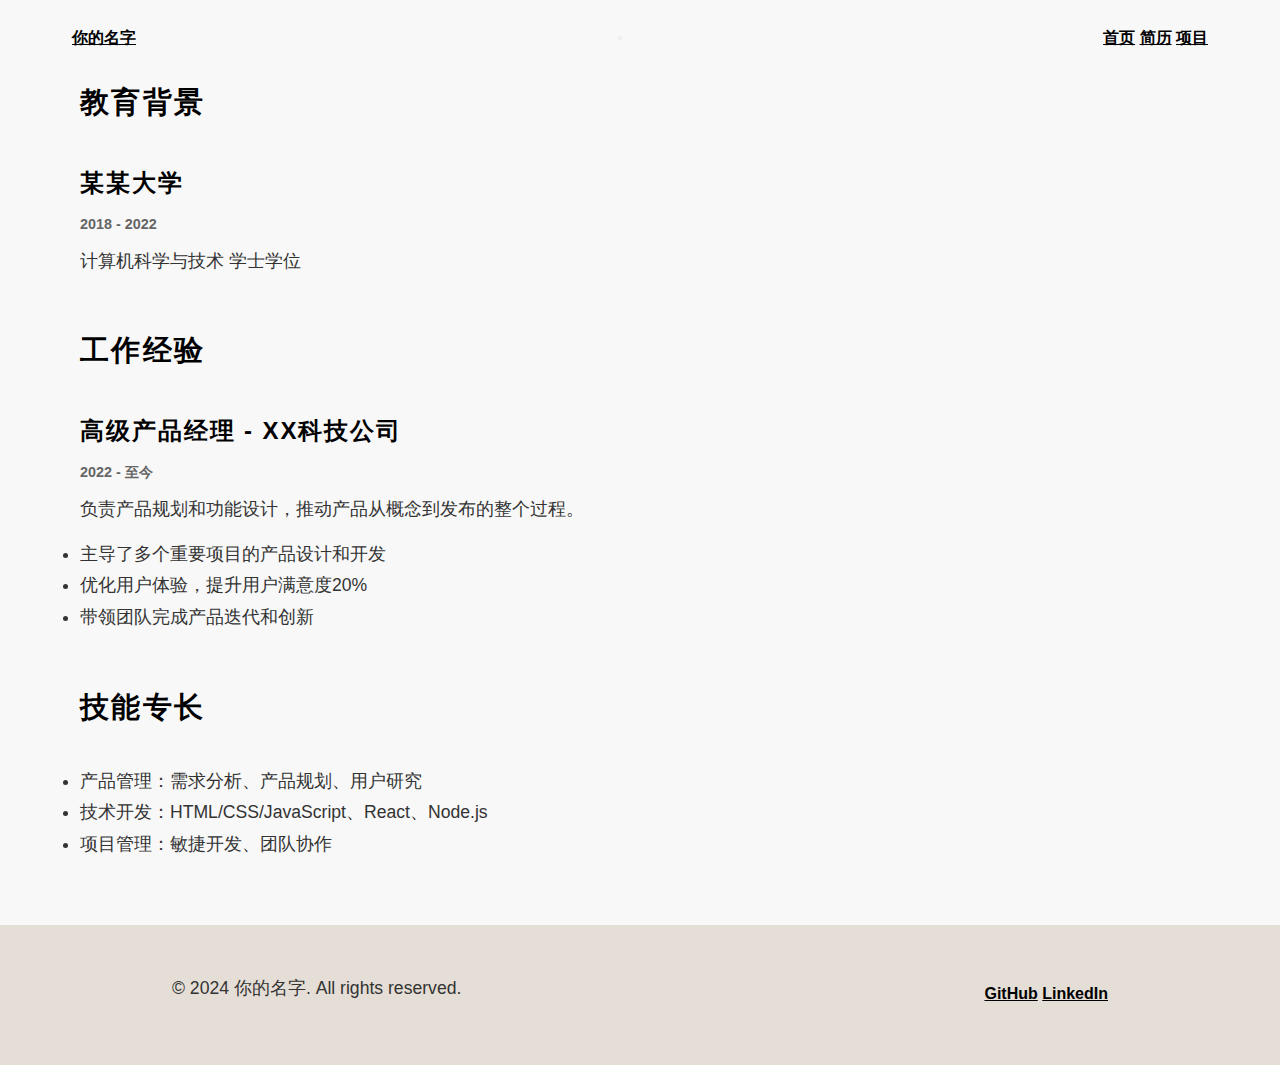
<file: resume.html>
<!DOCTYPE html>
<html lang="zh">
<head>
    <meta charset="UTF-8">
    <meta name="viewport" content="width=device-width, initial-scale=1.0">
    <title>个人简历 - 你的名字</title>
    <link rel="stylesheet" href="styles.css">
    <style>
        .resume-section {
            margin-bottom: 3rem;
        }
        .resume-section h2 {
            color: var(--wood-primary);
            margin-bottom: 1.5rem;
            border-bottom: 2px solid var(--wood-light);
            padding-bottom: 0.5rem;
        }
        .experience-item {
            margin-bottom: 2rem;
        }
        .experience-item h3 {
            color: var(--wood-dark);
            margin-bottom: 0.5rem;
        }
        .experience-item .period {
            color: #666;
            font-size: 0.9rem;
            margin-bottom: 0.5rem;
        }
    </style>
</head>
<body class="flex flex-col min-h-screen">
    <nav class="navbar">
        <!-- 与 index.html 相同的导航栏 -->
        <div class="nav-container">
            <a href="index.html" class="logo">你的名字</a>
            <button class="mobile-menu-btn">
                <span></span>
                <span></span>
                <span></span>
            </button>
            <div class="nav-links">
                <a href="index.html">首页</a>
                <a href="resume.html">简历</a>
                <a href="projects.html">项目</a>
            </div>
        </div>
    </nav>

    <main class="main-content">
        <div class="resume-section">
            <h2>教育背景</h2>
            <div class="experience-item">
                <h3>某某大学</h3>
                <div class="period">2018 - 2022</div>
                <p>计算机科学与技术 学士学位</p>
            </div>
        </div>

        <div class="resume-section">
            <h2>工作经验</h2>
            <div class="experience-item">
                <h3>高级产品经理 - XX科技公司</h3>
                <div class="period">2022 - 至今</div>
                <p>负责产品规划和功能设计，推动产品从概念到发布的整个过程。</p>
                <ul>
                    <li>主导了多个重要项目的产品设计和开发</li>
                    <li>优化用户体验，提升用户满意度20%</li>
                    <li>带领团队完成产品迭代和创新</li>
                </ul>
            </div>
        </div>

        <div class="resume-section">
            <h2>技能专长</h2>
            <div class="experience-item">
                <ul>
                    <li>产品管理：需求分析、产品规划、用户研究</li>
                    <li>技术开发：HTML/CSS/JavaScript、React、Node.js</li>
                    <li>项目管理：敏捷开发、团队协作</li>
                </ul>
            </div>
        </div>
    </main>

    <footer class="footer">
        <!-- 与 index.html 相同的页脚 -->
        <div class="footer-content">
            <p>© 2024 你的名字. All rights reserved.</p>
            <div class="social-links">
                <a href="https://github.com/你的用户名">GitHub</a>
                <a href="https://linkedin.com/in/你的用户名">LinkedIn</a>
            </div>
        </div>
    </footer>

    <script src="script.js"></script>
</body>
</html>
</file>
<file: styles.css>
/* 无印良品风格基础变量 */
:root {
    --muji-white: #ffffff;
    --muji-bg: #f8f8f8;
    --muji-text: #333333;
    --muji-gray: #999999;
    --muji-wood: #d4c8bc;
    --muji-wood-dark: #9c8878;
    --muji-wood-light: #e5ded6;
    --section-spacing: 2.5rem;
    --content-spacing: 1.5rem;
    --font-main: "Source Han Sans CN Bold", "思源黑体 Bold", sans-serif;
    --font-heading: "Noto Serif SC", serif;
}

/* 重置基础样式 */
* {
    margin: 0;
    padding: 0;
    box-sizing: border-box;
    font-family: var(--font-main);
    -webkit-font-smoothing: antialiased;
    -moz-osx-font-smoothing: grayscale;
    text-rendering: optimizeLegibility;
    line-height: 1.8;
    color: #000000;
    font-weight: 700;
    font-size: 16px;
}

body {
    background: var(--muji-bg);
    -webkit-font-smoothing: antialiased;
    -moz-osx-font-smoothing: grayscale;
    text-rendering: optimizeLegibility;
    line-height: 1.8;
    color: #000000;
    font-weight: 700;
    font-size: 16px;
}

/* 导航栏样式 */
header {
    width: 100%;
    background: url('images/zatu/悟空.jpg') center/cover;
    margin-bottom: 2rem;
}

.nav-container {
    max-width: 1200px;
    margin: 0 auto;
    padding: 1.5rem 2rem;
    display: flex;
    justify-content: space-between;
    align-items: center;
}

.nav-container h1 {
    margin: 0;
    padding: 0;
}

.nav-container h1 .logo {
    color: #ffffff;
    font-size: 24px;
    font-weight: 700;
    letter-spacing: 0.1em;
    text-decoration: none;
    font-family: "Noto Serif SC", serif;
    padding: 0.75rem 1.5rem;
    background: rgba(0, 0, 0, 0.5);
    border: 1px solid rgba(255, 255, 255, 0.5);
    border-radius: 4px;
    transition: all 0.3s ease;
    text-shadow: 2px 2px 4px rgba(0, 0, 0, 0.8);
    display: block;
}

.nav-container h1 .logo:hover {
    background: rgba(0, 0, 0, 0.6);
    border-color: rgba(255, 255, 255, 0.7);
}

.resume-button {
    display: none;
}

/* 主要内容区域样式 */
.main-content {
    max-width: 1200px;
    margin: 0 auto;
    padding: 0 2rem;
}

/* 轮播图样式 */
.carousel-container {
    width: 100%;
    max-width: 1200px;  /* 限制最大宽度，与 main-content 一致 */
    margin: 1.5rem auto;  /* 居中显示 */
    position: relative;
    overflow: hidden;
    border-radius: 8px;
    box-shadow: 0 4px 20px rgba(0, 0, 0, 0.1);
}

.carousel-container:active {
    cursor: grabbing;
}

.carousel-track {
    display: flex;
    transition: transform 0.3s ease-out;
    will-change: transform;
    user-select: none;
    -webkit-user-select: none;
    -moz-user-select: none;
    -ms-user-select: none;
}

.carousel-slide {
    flex: 0 0 100%;
    position: relative;
    user-select: none;
    -webkit-user-select: none;
    -moz-user-select: none;
    -ms-user-select: none;
}

.carousel-image {
    width: 100%;
    height: auto;
    display: block;
    aspect-ratio: 16/9;
    object-fit: cover;
    pointer-events: none;
    user-select: none;
    -webkit-user-select: none;
}

/* 完全移除轮播图导航点 */
.carousel-nav,
.carousel-dot {
    display: none !important;
}

/* 确保移动端也不显示 */
@media (max-width: 768px) {
    .carousel-nav,
    .carousel-dot {
        display: none !important;
    }
}

/* 区块容器样式 */
.section-container {
    background: #ffffff;
    padding: 2rem;
    margin: var(--section-spacing) 0;
    border-radius: 0;  /* 移除圆角，更简约 */
    box-shadow: 0 2px 8px rgba(0, 0, 0, 0.05);
    max-width: 1000px;  /* 限制最大宽度 */
    margin-left: auto;
    margin-right: auto;
}

/* 主要内容区域 */
.main-content {
    max-width: 1200px;
    margin: 2rem auto;
    padding: 0 2rem;
}

/* 卡片基础样式 */
.section-container {
    background: white;
    padding: 2rem;
    border-radius: 12px;
    margin-bottom: 2rem;
    box-shadow: 0 4px 20px rgba(0, 0, 0, 0.05);
}

/* 个人信息部分优化 */
.profile-header {
    display: flex;
    align-items: center;  /* 改为居中对齐 */
    gap: 2rem;
    margin-bottom: 2rem;
    padding: 1rem;  /* 添加内边距 */
}

.profile-avatar {
    width: 120px;  /* 减小头像尺寸 */
    height: 120px;
    border-radius: 50%;
    overflow: hidden;
    border: 2px solid var(--muji-wood);
    flex-shrink: 0;
    background: var(--muji-bg);  /* 添加背景色 */
}

.avatar-image {
    width: 100%;
    height: 100%;
    object-fit: cover;
    display: block;  /* 确保图片正确显示 */
}

.profile-info {
    flex: 1;
    display: flex;
    flex-direction: column;
    gap: 1rem;
}

.profile-info h3 {
    font-size: 2rem;
    margin: 0;
    color: var(--muji-text);
    font-weight: 700;
    margin-bottom: 0.5rem;
}

.profile-contact {
    display: flex;
    gap: 1.5rem;
    flex-wrap: wrap;
    font-weight: 400;
    color: var(--muji-text);
}

/* 研究报告和脑图样式优化 */
.research-grid {
    display: grid;
    grid-template-columns: repeat(auto-fit, minmax(250px, 1fr));
    gap: 1rem;
    margin: 1rem 0;
}

.research-image {
    width: 100%;
    max-height: 300px;  /* 减小最大高度 */
    object-fit: contain;
    border-radius: 8px;
    box-shadow: 0 2px 8px rgba(0, 0, 0, 0.08);
}

/* 活动成果展示样式优化 */
.achievement-showcase {
    margin: 1rem 0;
    text-align: center;
}

.achievement-image {
    width: 100%;
    max-width: 700px;  /* 减小最大宽度 */
    max-height: 300px;  /* 减小最大高度 */
    object-fit: contain;
    border-radius: 8px;
    box-shadow: 0 2px 8px rgba(0, 0, 0, 0.08);
}

/* 动漫展示图片优化 */
.anime-showcase {
    margin-top: 1rem;
    border-radius: 8px;
    overflow: hidden;
    max-height: 250px;  /* 减小最大高度 */
    text-align: center;  /* 居中显示 */
}

.anime-image {
    width: auto;  /* 改为自动宽度 */
    max-width: 100%;  /* 限制最大宽度 */
    height: 100%;
    object-fit: contain;  /* 改为contain以保持比例 */
    margin: 0 auto;  /* 居中显示 */
}

/* 移动端适配优化 */
@media (max-width: 768px) {
    /* 提高内容密度 */
    .section-container {
        padding: 1rem;
        margin: 0.5rem auto;
        width: 95%;
    }

    /* 个人信息部分优化 */
    .profile-header {
        flex-direction: column;
        align-items: center;
        text-align: center;
        gap: 1rem;
    }

    .profile-avatar {
        width: 80px;
        height: 80px;
    }

    .profile-info {
        display: flex;
        flex-direction: column;
        align-items: center;
    }

    .profile-contact {
        flex-direction: column;
        align-items: center;
        gap: 0.3rem;
    }

    .profile-contact span {
        font-size: 0.9rem;
        color: #666;
        text-align: center;
        padding: 0.2rem 0;
    }

    .profile-summary p {
        font-size: 0.9rem;
        line-height: 1.6;
        text-align: center;
        margin-bottom: 0.8rem;
        color: #666;
        padding: 0 1rem;
    }

    /* 核心优势部分优化 */
    .skills-grid {
        grid-template-columns: repeat(2, 1fr);  /* 两列布局 */
        gap: 0.8rem;
    }

    .skill-card {
        padding: 0.8rem;
    }

    /* 工作经历部分优化 */
    .timeline-item {
        padding: 1rem;
        margin-bottom: 1rem;
    }

    .timeline-content h3 {
        font-size: 1.1rem;
    }

    .timeline-content ul {
        padding-left: 1rem;
    }

    .timeline-content li {
        font-size: 0.9rem;
        line-height: 1.4;
        margin-bottom: 0.5rem;
    }

    /* 项目展示优化 */
    .project-card {
        padding: 1rem;
        margin-bottom: 1.5rem;
        background: transparent;
        border-bottom: 1px solid #eee;
    }

    .project-card h3 {
        font-size: 1rem;
        margin-bottom: 0.8rem;
        color: #333;
    }

    .project-card p {
        font-size: 0.9rem;
        line-height: 1.6;
        color: #666;
        margin-bottom: 1rem;
        /* 确保文字完整显示 */
        white-space: normal;
        word-wrap: break-word;
        overflow-wrap: break-word;
    }

    .project-stats {
        display: flex;
        justify-content: space-around;
        align-items: center;
        flex-direction: row;
        flex-wrap: nowrap;
        width: 100%;
        margin: 1rem 0;
        padding: 0.5rem;
        background: rgba(255, 255, 255, 0.8);
        border-radius: 8px;
    }

    .stat-item {
        flex: 1;
        text-align: center;
        padding: 0.5rem;
        min-width: auto;
        margin: 0;
    }

    .stat-number {
        font-size: 1rem;
        font-weight: bold;
        color: #333;
        margin-bottom: 0.2rem;
        white-space: nowrap;
    }

    .stat-label {
        font-size: 0.8rem;
        color: #666;
        white-space: nowrap;
    }

    /* 确保数据文字不会换行 */
    .project-stats .stat-item {
        white-space: nowrap;
        overflow: hidden;
        text-overflow: ellipsis;
    }

    /* 兴趣爱好部分优化 */
    .interests-grid {
        grid-template-columns: repeat(2, 1fr);
        gap: 0.8rem;
    }

    .interest-card {
        padding: 0.8rem;
    }

    /* 图片展示优化 */
    .acg-images,
    .books-showcase {
        gap: 0.5rem;
    }

    .book-image {
        height: 120px;
    }

    /* 自我评价部分优化 */
    .evaluation-content {
        padding: 0.8rem;
    }

    .evaluation-content p {
        font-size: 0.9rem;
        line-height: 1.5;
        margin-bottom: 0.8rem;
    }

    /* 轮播图优化 */
    .carousel-container {
        margin: 1rem auto;
        border-radius: 8px;
    }

    .carousel-image {
        aspect-ratio: 16/9;
    }

    /* 联系方式优化 */
    .contact-grid {
        grid-template-columns: repeat(2, 1fr);
        gap: 0.8rem;
    }

    .contact-card {
        padding: 0.8rem;
    }

    /* 整体文字大小优化 */
    h2 { font-size: 1.3rem; }
    h3 { font-size: 1.1rem; }
    h4 { font-size: 1rem; }
    p { font-size: 0.9rem; }
}

/* 横屏模式特别优化 */
@media (max-width: 768px) and (orientation: landscape) {
    .skills-grid,
    .interests-grid {
        grid-template-columns: repeat(3, 1fr);
    }

    .profile-header {
        gap: 2rem;
    }

    .carousel-container {
        max-width: 90%;
    }
}

/* 工作经历部分 */
.timeline-item {
    background: none;
    box-shadow: none;
    padding: 1.5rem;
    margin-bottom: 1.5rem;
}

.timeline-content h3 {
    color: var(--muji-wood-dark);
    margin-bottom: 1rem;
}

/* 技能卡片样式 */
.skills-grid {
    display: grid;
    grid-template-columns: repeat(auto-fit, minmax(300px, 1fr));
    gap: 1.5rem;
    margin-top: 1.5rem;
}

.skill-card {
    background: none;
    box-shadow: none;
    padding: 1.5rem;
    margin-bottom: 1.5rem;
}

/* 项目卡片样式 */
.project-cards {
    display: grid;
    grid-template-columns: repeat(auto-fit, minmax(350px, 1fr));
    gap: 1.5rem;
    margin-top: 1.5rem;
}

.project-card {
    background: #fff;
    border-radius: 8px;
    padding: 2rem;
    margin: 1.5rem 0;
    box-shadow: 0 4px 20px rgba(0, 0, 0, 0.05);
}

.project-stats {
    display: flex;
    justify-content: space-around;
    margin: 1.5rem 0;
    flex-wrap: wrap;
    gap: 1rem;
}

.stat-item {
    text-align: center;
}

.stat-number {
    display: block;
    font-size: 1.5rem;
    font-weight: 600;
    color: #7c2727;
}

.stat-label {
    font-size: 0.9rem;
    color: #666;
}

.project-content {
    margin-top: 1.5rem;
}

.project-links {
    margin-top: 1.5rem;
    display: flex;
    gap: 1rem;
}

.project-links a {
    color: #7c2727;
    text-decoration: none;
    transition: color 0.3s ease;
}

.project-links a:hover {
    color: #333;
}

/* 视频部分样式完整优化 */
.video-section {
    width: 100%;
    max-width: 1000px;
    margin: 3rem auto;
    padding: 0;
    text-align: center;
    background: var(--muji-white);
    border-radius: 8px;
    overflow: hidden;
}

.video-section h2 {
    margin: 2rem 0;
    color: var(--muji-text);
    font-size: 1.8rem;
    font-weight: 700;
    font-family: var(--font-main);
    letter-spacing: 0.02em;
}

.video-wrapper {
    position: relative;
    width: 90%;  /* 不要占满整个容器 */
    max-width: 800px;
    margin: 0 auto 2rem auto;  /* 上下添加间距 */
    padding-top: 50.625%;  /* 16:9 比例 */
    background: #000;
    border-radius: 8px;
    overflow: hidden;
    box-shadow: 0 4px 20px rgba(0, 0, 0, 0.1);
}

.video-wrapper iframe {
    position: absolute;
    top: 0;
    left: 0;
    width: 100%;
    height: 100%;
    border: none;
    border-radius: 8px;
}

/* 移动端适配 */
@media (max-width: 768px) {
    .video-section {
        margin: 2rem auto;
        border-radius: 0;  /* 移动端去掉圆角 */
    }

    .video-section h2 {
        font-size: 1.4rem;
        margin: 1.5rem 0;
        font-weight: 700;
    }

    .video-wrapper {
        width: 100%;  /* 移动端占满宽度 */
        padding-top: 56.25%;  /* 保持16:9比例 */
        margin: 0 auto 1.5rem auto;
        border-radius: 0;  /* 移动端去掉圆角 */
    }

    .video-wrapper iframe {
        border-radius: 0;
    }
}

/* 横屏模式适配 */
@media (max-width: 768px) and (orientation: landscape) {
    .video-section {
        margin: 1rem auto;
    }

    .video-wrapper {
        width: 80%;  /* 横屏时稍微收窄 */
        max-width: 600px;
        padding-top: 45%;  /* 调整高度比例 */
        border-radius: 8px;
        margin: 0 auto 1rem auto;
    }

    .video-wrapper iframe {
        border-radius: 8px;
    }
}

/* 联系方式样式 */
.contact-grid {
    display: grid;
    grid-template-columns: repeat(auto-fit, minmax(250px, 1fr));
    gap: 1.5rem;
    margin-top: 1.5rem;
}

.contact-card {
    background: none;
    box-shadow: none;
    padding: 1.5rem;
    margin-bottom: 1.5rem;
    text-align: center;
    transition: all 0.3s ease;
    text-decoration: none;
    color: var(--muji-text);
    border: 1px solid rgba(181, 166, 156, 0.1);
}

.contact-card:hover {
    transform: none;
    box-shadow: none;
}

.contact-icon {
    font-size: 2.5rem;
    margin-bottom: 1rem;
}

/* 页脚样式 */
.footer {
    background: var(--muji-wood-light);
    padding: 3rem 0;
    margin-top: 4rem;
}

.footer-content {
    max-width: 1200px;
    margin: 0 auto;
    padding: 0 2rem;
    display: flex;
    justify-content: space-between;
    align-items: center;
}

.footer-info {
    display: flex;
    flex-direction: column;
    gap: 1rem;
}

.footer-links {
    display: flex;
    gap: 2rem;
}

.footer-links a {
    color: var(--muji-text);
    text-decoration: none;
    transition: color 0.3s ease;
}

.footer-links a:hover {
    color: var(--muji-wood-dark);
}

.footer-quote {
    font-style: italic;
    color: var(--muji-text);
    opacity: 0.8;
}

/* 标题样式 */
h1, h2, h3, h4 {
    color: var(--muji-text);
    font-weight: 700;
    letter-spacing: 0.08em;
}

/* 卡片样式 */
.card {
    background: var(--muji-white);
    border-radius: 4px;
    border: 1px solid rgba(181, 166, 156, 0.1);
    padding: 2rem;
    transition: all 0.4s ease;
}

/* 留白和间距 */
.container {
    max-width: 1200px;
    margin: 0 auto;
    padding: 0 2rem;
}

/* 文字层级 */
.text-lg {
    font-size: 1.2rem;
    line-height: 1.8;
    font-weight: 700;
}

.text-sm {
    font-size: 0.9rem;
    line-height: 1.6;
    color: var(--muji-accent);
}

/* 动画效果 */
.fade-in {
    opacity: 0;
    transform: translateY(20px);
    transition: all 0.6s ease-out;
}

.fade-in.visible {
    opacity: 1;
    transform: translateY(0);
}

/* MUJI风格优化 */
/* 1. 增加留白和间距 */
.section-spacing {
    margin: 8rem 0;
}

.content-spacing {
    margin: 4rem 0;
}

/* 2. 优化卡片样式 */
.muji-card {
    background: var(--muji-white);
    padding: 3rem;
    border: 1px solid rgba(181, 166, 156, 0.1);
    transition: all 0.4s ease;
    position: relative;
    overflow: hidden;
}

.muji-card::after {
    content: '';
    position: absolute;
    top: 0;
    left: 0;
    width: 100%;
    height: 100%;
    background: linear-gradient(
        45deg,
        rgba(229, 221, 211, 0.1),
        rgba(181, 166, 156, 0.05)
    );
    opacity: 0;
    transition: opacity 0.4s ease;
}

.muji-card:hover::after {
    opacity: 1;
}

/* 3. 文字排版优化 */
.muji-title {
    font-size: 2rem;
    font-weight: 700;
    letter-spacing: 0.1em;
    margin-bottom: 2rem;
    position: relative;
    display: inline-block;
}

.muji-title::after {
    content: '';
    position: absolute;
    bottom: -0.5rem;
    left: 0;
    width: 2rem;
    height: 1px;
    background: var(--muji-wood-dark);
}

.muji-text {
    font-size: 1rem;
    line-height: 2;
    font-weight: 700;
    color: var(--muji-text);
    max-width: 60ch;
}

/* 4. 网格布局优化 */
.muji-grid {
    display: grid;
    grid-template-columns: repeat(auto-fit, minmax(300px, 1fr));
    gap: 3rem;
    padding: 2rem 0;
}

/* 5. 图片样式优化 */
.muji-image {
    width: 100%;
    height: auto;
    object-fit: cover;
    filter: grayscale(10%) brightness(102%);
    transition: all 0.4s ease;
}

.muji-image:hover {
    filter: grayscale(0%) brightness(100%);
}

/* 6. 按钮样式优化 */
.muji-button {
    background: transparent;
    border: 1px solid var(--muji-wood-dark);
    color: var(--muji-wood-dark);
    padding: 1rem 2rem;
    font-size: 0.9rem;
    font-weight: 700;
    letter-spacing: 0.1em;
    transition: all 0.4s ease;
    cursor: pointer;
}

.muji-button:hover {
    background: var(--muji-wood-dark);
    color: var(--muji-white);
}

/* 7. 列表样式优化 */
.muji-list {
    list-style: none;
    padding: 0;
}

.muji-list li {
    padding: 1rem 0;
    border-bottom: 1px solid rgba(181, 166, 156, 0.1);
    transition: padding 0.3s ease;
}

.muji-list li:hover {
    padding-left: 1rem;
}

/* 8. 分隔线样式 */
.muji-divider {
    width: 100%;
    height: 1px;
    background: linear-gradient(
        to right,
        transparent,
        var(--muji-wood-light),
        transparent
    );
    margin: 4rem 0;
}

/* 9. 标签样式 */
.muji-tag {
    display: inline-block;
    padding: 0.5rem 1rem;
    background: var(--muji-gray);
    color: var(--muji-text);
    border-radius: 2px;
    font-size: 0.85rem;
    margin: 0.25rem;
    transition: all 0.3s ease;
}

.muji-tag:hover {
    background: var(--muji-wood-light);
}

/* 10. 容器阴影效果 */
.muji-shadow {
    box-shadow: 
        0 4px 6px rgba(181, 166, 156, 0.02),
        0 1px 3px rgba(181, 166, 156, 0.05);
}

/* 11. 响应式优化 */
@media (max-width: 768px) {
    .section-spacing {
        margin: 4rem 0;
    }

    .content-spacing {
        margin: 2rem 0;
    }

    .muji-title {
        font-size: 1.5rem;
    }

    .muji-grid {
        gap: 2rem;
    }
}

/* 12. 动画优化 */
.muji-fade-in {
    opacity: 0;
    transform: translateY(20px);
    animation: mujiAppear 0.8s ease-out forwards;
}

@keyframes mujiAppear {
    to {
        opacity: 1;
        transform: translateY(0);
    }
}

/* 添加滚动提示 */
.scroll-hint {
    position: fixed;
    bottom: 30px;
    left: 50%;
    transform: translateX(-50%);
    opacity: 0.6;
    transition: opacity 0.3s ease;
    z-index: 100;
    pointer-events: none;
}

.scroll-hint::after {
    content: '↓';
    font-size: 24px;
    animation: bounce 2s infinite;
}

@keyframes bounce {
    0%, 20%, 50%, 80%, 100% {
        transform: translateY(0);
    }
    40% {
        transform: translateY(-10px);
    }
    60% {
        transform: translateY(-5px);
    }
}

/* 优化轮播图切换效果 */
.carousel-track {
    display: flex;
    transition: transform 0.5s cubic-bezier(0.4, 0, 0.2, 1);
}

.carousel-slide {
    flex: 0 0 100%;
    position: relative;
    overflow: hidden;
}

.carousel-image {
    width: 100%;
    height: auto;
    object-fit: cover;
    transition: transform 0.5s ease;
}

.carousel-slide:hover .carousel-image {
    transform: scale(1.05);
}

/* 添加触摸滑动支持 */
@media (hover: none) {
    .carousel-slide:hover .carousel-image {
        transform: none;
    }
}

/* 添加加载动画 */
.carousel-slide::before {
    content: '';
    position: absolute;
    top: 0;
    left: 0;
    width: 100%;
    height: 100%;
    background: linear-gradient(90deg, transparent, rgba(255,255,255,0.2), transparent);
    transform: translateX(-100%);
    animation: loading 1.5s infinite;
}

@keyframes loading {
    100% {
        transform: translateX(100%);
    }
}

/* 调整段落间距 */
p {
    margin-bottom: 0.8rem;
}

/* 统一标题样式 */
.section-container h1,
.section-container h2,
.section-container h3 {
    color: var(--muji-text);
    margin-bottom: 1rem;
    font-weight: 700;
}

/* 统一卡片悬浮效果 */
.section-container:hover {
    transform: none;
    box-shadow: 0 4px 20px rgba(0, 0, 0, 0.05);
}

/* 统一内部间距 */
.profile-info,
.education-item,
.evaluation-content {
    margin-bottom: 1.5rem;
}

/* 统一文字样式 */
.profile-info,
.education-item p,
.evaluation-content p {
    color: var(--muji-text);
    line-height: 1.8;
}

/* 统一强调文字样式 */
.highlight-quote,
.profile-summary p,
.education-item .major {
    color: var(--muji-wood-dark);
}

/* 移除重复的背景和阴影定义 */
.timeline-item,
.skill-card,
.project-card,
.profile-section,
.education-section,
.self-evaluation,
.contact-card {
    background: none;
    box-shadow: none;
    padding: 1.5rem;
    margin-bottom: 1.5rem;
}

/* 统一内部网格布局 */
.skills-grid,
.project-cards,
.contact-grid {
    display: grid;
    grid-template-columns: repeat(auto-fit, minmax(300px, 1fr));
    gap: 1.5rem;
    margin-top: 1.5rem;
}

/* 统一标题样式 */
.section-container h1,
.section-container h2,
.section-container h3 {
    color: var(--muji-text);
    margin-bottom: 1rem;
    font-weight: 700;
}

/* 统一文字样式 */
.section-container p {
    color: var(--muji-text);
    line-height: 1.8;
    margin-bottom: 0.8rem;
}

/* 统一强调文字 */
.highlight-quote,
.profile-summary p,
.education-item .major,
.timeline-content h3,
.stat-number,
.company {
    color: var(--muji-wood-dark);
}

/* 移除内部元素的重复悬浮效果 */
.timeline-item:hover,
.project-card:hover,
.skill-card:hover,
.contact-card:hover {
    transform: none;
    box-shadow: none;
}

/* 统一所有板块的基础样式 */
.section-container {
    background: white;
    padding: 2rem;
    border-radius: 12px;
    margin-bottom: 2rem;
    box-shadow: 0 4px 20px rgba(0, 0, 0, 0.05);
}

/* 统一所有内部卡片样式 */
.content-card,
.timeline-item,
.skill-card,
.project-card,
.contact-card,
.interest-card,
.education-item {
    background: white;
    border: 1px solid rgba(181, 166, 156, 0.1);
    border-radius: 8px;
    padding: 2rem;
    margin-bottom: 1.5rem;
    transition: all 0.3s ease;
}

/* 统一所有卡片的悬浮效果 */
.content-card:hover,
.timeline-item:hover,
.skill-card:hover,
.project-card:hover,
.contact-card:hover,
.interest-card:hover,
.education-item:hover {
    transform: translateY(-5px);
    box-shadow: 0 10px 20px rgba(0, 0, 0, 0.1);
}

/* 统一标题样式 */
.section-container h2 {
    font-size: 1.8rem;
    margin-bottom: 2rem;
    color: var(--muji-text);
    font-weight: 700;
}

.section-container h3 {
    font-size: 1.5rem;
    margin-bottom: 1rem;
    color: var(--muji-text);
    font-weight: 600;
}

.section-container h4 {
    font-size: 1.2rem;
    margin: 1.5rem 0 1rem;
    color: var(--muji-wood-dark);
    font-weight: 500;
}

/* 统一网格布局 */
.skills-grid,
.project-cards,
.contact-grid,
.interests-grid {
    display: grid;
    grid-template-columns: repeat(auto-fit, minmax(300px, 1fr));
    gap: 2rem;
    margin-top: 2rem;
}

/* 移除section容器的悬浮效果 */
.section-container:hover {
    transform: none;
    box-shadow: 0 4px 20px rgba(0, 0, 0, 0.05);
}

/* 统一图标样式 */
.skill-icon,
.contact-icon,
.interest-icon {
    font-size: 2.5rem;
    margin-bottom: 1rem;
    color: var(--muji-wood-dark);
}

/* 统一列表样式 */
.skill-list,
.timeline-content ul {
    list-style: none;
    margin: 1rem 0;
}

.skill-list li,
.timeline-content li {
    margin: 0.5rem 0;
    padding-left: 1.5rem;
    position: relative;
}

.skill-list li::before,
.timeline-content li::before {
    content: '▹';
    position: absolute;
    left: 0;
    color: var(--muji-wood-dark);
}

/* 统一文字样式 */
.section-container p {
    color: var(--muji-text);
    line-height: 1.8;
    margin-bottom: 0.8rem;
}

/* 统一强调文字 */
.highlight-quote,
.profile-summary p,
.education-item .major,
.timeline-content h3,
.stat-number,
.company {
    color: var(--muji-wood-dark);
}

/* 阅读卡片样式 */
.reading-card {
    display: flex;
    flex-direction: column;
}

.reading-content {
    display: flex;
    flex-direction: column;
    align-items: center;
    gap: 1.5rem;
    margin-top: 1rem;
}

.books-showcase {
    display: flex;
    gap: 1.5rem;
    justify-content: center;
    flex-wrap: wrap;
    align-items: center;
    margin-top: 1rem;
}

.book-image {
    flex: 0 1 150px;  /* 调整每本书的基础宽度 */
    max-width: 180px;
    height: auto;
    min-height: 200px;
    overflow: hidden;
    border-radius: 8px;
    box-shadow: 0 4px 12px rgba(0, 0, 0, 0.1);
    transition: transform 0.3s ease;
}

.book-image img {
    width: 100%;
    height: 100%;
    object-fit: contain;
    object-position: center;
}

/* 响应式调整 */
@media (max-width: 768px) {
    .book-image {
        max-width: 140px;
        min-height: 160px;
    }
}

/* 调整AI作品展示样式 */
.ai-works-showcase {
    display: grid;
    grid-template-columns: repeat(2, 1fr);
    gap: 0.5rem;
    margin: 1rem 0;
}

.ai-work-image {
    width: 100%;
    height: 180px; /* 减小高度 */
    object-fit: contain;
    border-radius: 8px;
    background: #f8f8f8;
    padding: 0.3rem; /* 减小内边距 */
}

/* 移动端适配 */
@media (max-width: 768px) {
    .ai-work-image {
        height: 120px; /* 移动端更小的高度 */
    }
}

/* ACG展示区域样式优化 */
.acg-showcase {
    margin-top: 1.5rem;
}

.acg-images {
    display: grid;
    grid-template-columns: repeat(2, 1fr);
    gap: 1rem;
}

.acg-image {
    width: 100%;
    height: 200px;
    object-fit: cover;
    border-radius: 8px;
    box-shadow: 0 2px 8px rgba(0, 0, 0, 0.08);
    transition: transform 0.3s ease;
}

.acg-image:hover {
    transform: scale(1.02);
}

/* 行业研究和活动成果样式优化 */
.research-section,
.achievement-section {
    background: #fff;
    border-radius: 8px;
    padding: 1.5rem;
    margin: 1.5rem 0;
    box-shadow: 0 2px 8px rgba(0, 0, 0, 0.08);
}

.research-grid {
    display: grid;
    grid-template-columns: repeat(2, 1fr);
    gap: 1.5rem;
    margin: 1rem 0;
}

.research-item {
    text-align: center;
}

.research-image {
    width: 100%;
    height: 250px;
    object-fit: contain;
    border-radius: 8px;
    margin-bottom: 0.5rem;
    background: #f8f8f8;
    padding: 1rem;
}

.research-caption {
    font-size: 0.9rem;
    color: var(--muji-text);
    margin-top: 0.5rem;
}

.achievement-showcase {
    text-align: center;
    padding: 1rem;
    background: #f8f8f8;
    border-radius: 8px;
}

.achievement-image {
    max-width: 100%;
    height: auto;
    max-height: 250px;
    object-fit: contain;
}

/* 移动端适配优化 */
@media (max-width: 768px) {
    .acg-images {
        grid-template-columns: 1fr;  /* 单列显示 */
    }

    .acg-image {
        height: 180px;
    }

    .research-grid {
        grid-template-columns: 1fr;  /* 单列显示 */
        gap: 1rem;
    }

    .research-image {
        height: 200px;
        padding: 0.5rem;
    }

    .research-section,
    .achievement-section {
        padding: 1rem;
        margin: 1rem 0;
    }

    .achievement-showcase {
        padding: 0.5rem;
    }

    .achievement-image {
        max-height: 180px;
    }
}

/* 报告展示样式 */
.report-showcase {
    display: flex;
    flex-direction: column;
    gap: 1rem;
    margin: 1rem 0;
    max-width: 500px; /* 限制最大宽度 */
    margin-left: auto;
    margin-right: auto;
}

.report-image {
    width: 100%;
    height: auto;
    object-fit: contain;
    border-radius: 8px;
    background: #f8f8f8;
    padding: 0.5rem;
    max-height: 300px; /* 限制最大高度 */
}

/* 移动端适配 */
@media (max-width: 768px) {
    .work-image, .report-image {
        max-height: 300px;
    }
}

/* 项目展示样式 */
.project-showcase {
    margin: 2rem 0;
    text-align: center;
}

.project-image {
    max-width: 100%;
    height: auto;
    max-height: 500px;  /* 适当的高度限制 */
    border-radius: 8px;
    box-shadow: 0 4px 12px rgba(0, 0, 0, 0.1);
    transition: transform 0.3s ease;
    object-fit: contain;
}

.project-image:hover {
    transform: scale(1.02);
}

/* 响应式调整 */
@media (max-width: 768px) {
    .project-image {
        max-height: 300px;  /* 移动端降低高度 */
    }
}

/* 视频作品展示样式 */
.videos-showcase {
    margin: 2rem 0;
    display: flex;
    flex-direction: column;
    gap: 2rem;
}

.featured-video {
    width: 100%;
    text-align: center;
}

.featured-video-image {
    width: 100%;
    height: auto;
    max-height: 400px;  /* 设置更大的高度突出显示 */
    border-radius: 8px;
    box-shadow: 0 4px 12px rgba(0, 0, 0, 0.1);
    transition: transform 0.3s ease;
    object-fit: cover;
}

.featured-video-image:hover {
    transform: scale(1.02);
}

/* 其他视频网格样式保持不变 */
.videos-grid {
    display: grid;
    grid-template-columns: repeat(3, 1fr);
    gap: 1.5rem;
    align-items: start;
}

/* 响应式调整 */
@media (max-width: 768px) {
    .featured-video-image {
        max-height: 250px;
    }
    
    .videos-grid {
        grid-template-columns: 1fr;
        gap: 1rem;
    }
    
    .video-image {
        max-height: 200px;
    }
}

/* 视频作品展示样式 */
.video-image {
    width: 100%;
    height: auto;
    max-height: 300px;  /* 适当限制高度 */
    border-radius: 8px;
    box-shadow: 0 4px 12px rgba(0, 0, 0, 0.1);
    transition: transform 0.3s ease;
    object-fit: cover;  /* 使用cover确保图片填充容器 */
}

.video-image:hover {
    transform: scale(1.02);
}

.video-preview {
    width: 100%;
    text-align: center;
}

/* 摄影展示样式 */
.photo-card {
    display: flex;
    flex-direction: column;
}

.photo-showcase {
    margin-top: 1.5rem;
    text-align: center;
}

.photo-image {
    max-width: 100%;
    height: auto;
    max-height: 350px;  /* 适当的高度限制 */
    border-radius: 8px;
    box-shadow: 0 4px 12px rgba(0, 0, 0, 0.1);
    transition: transform 0.3s ease;
    object-fit: contain;  /* 保持图片原始比例 */
}

.photo-image:hover {
    transform: scale(1.02);
}

/* 响应式调整 */
@media (max-width: 768px) {
    .photo-image {
        max-height: 250px;
    }
} 

/* 分隔轮播图样式 */
.section-divider {
    margin: 2rem 0;  /* 使用与其他轮播图相同的边距 */
}

/* 俄罗斯方块游戏样式 */
.tetris-section {
    background: #000;
    padding: 2rem;
    text-align: center;
    position: relative;
    max-width: 800px;
    margin: 2rem auto;
    border-radius: 8px;
    overflow: hidden;
    touch-action: none; /* 防止浏览器默认触摸行为 */
}

/* 游戏信息样式 */
.game-info {
    display: flex;
    justify-content: center;
    gap: 2rem;
    color: #fff;
    margin: 1rem 0;
    text-shadow: 0 0 10px rgba(255,255,255,0.5);
}

.game-info p {
    font-size: 1.2rem;
    margin: 0;
}

.game-info span {
    color: #0ff;
    text-shadow: 0 0 10px rgba(0,255,255,0.8);
}

/* 星星背景 */
.tetris-section::before {
    content: '';
    position: absolute;
    top: 0;
    left: 0;
    right: 0;
    bottom: 0;
    background-image: 
        radial-gradient(2px 2px at 20px 30px, #fff, rgba(0,0,0,0)),
        radial-gradient(2px 2px at 40px 70px, #fff, rgba(0,0,0,0)),
        radial-gradient(2px 2px at 50px 160px, #fff, rgba(0,0,0,0)),
        radial-gradient(2px 2px at 90px 40px, #fff, rgba(0,0,0,0)),
        radial-gradient(2px 2px at 130px 80px, #fff, rgba(0,0,0,0)),
        radial-gradient(2px 2px at 160px 120px, #fff, rgba(0,0,0,0));
    background-size: 200px 200px;
    background-repeat: repeat;
    animation: twinkle 4s ease-in-out infinite;
    opacity: 0.5;
}

@keyframes twinkle {
    0%, 100% { opacity: 0.5; }
    50% { opacity: 0.8; }
}

.tetris-title {
    color: #fff;
    font-size: 24px;
    margin: 0 0 1rem 0;
    position: relative;
    z-index: 2;
}

.pixel-canvas {
    border: 2px solid #333;
    margin: 0 auto;
    display: block;
    position: relative;
    z-index: 2;
    background: transparent;
    touch-action: none; /* 防止浏览器默认触摸行为 */
}

.game-controls {
    margin-top: 1rem;
    display: flex;
    justify-content: center;
    gap: 1rem;
    position: relative;
    z-index: 2;
}

.game-button {
    background: var(--muji-wood);
    color: #fff;
    border: none;
    padding: 0.8rem 1.5rem;
    font-size: 0.9rem;
    cursor: pointer;
    transition: all 0.3s ease;
    border-radius: 4px;
}

.game-button:hover {
    background: var(--muji-wood-dark);
}

/* 移动端适配优化 */
@media (max-width: 768px) {
    /* 整体布局优化 */
    .section-container {
        width: 100% !important;
        max-width: 100% !important;
        margin: 0 !important;
        padding: 1rem !important;
        border-radius: 0 !important;
        box-shadow: none !important;
    }

    .main-content {
        width: 100% !important;
        max-width: 100% !important;
        padding: 0 !important;
        margin: 0 !important;
    }

    /* 确保所有文字容器不会溢出 */
    .profile-info,
    .skill-card,
    .timeline-content,
    .project-card,
    .interest-card {
        width: 100% !important;
        max-width: 100% !important;
        padding: 1rem !important;
        box-sizing: border-box !important;
    }

    /* 文字容器内的所有元素样式 */
    .section-container *,
    .profile-info *,
    .skill-card *,
    .timeline-content *,
    .project-card *,
    .interest-card * {
        width: 100% !important;
        max-width: 100% !important;
        box-sizing: border-box !important;
        word-wrap: break-word !important;
        overflow-wrap: break-word !important;
        white-space: normal !important;
    }

    /* 重点项目文字修复 */
    .project-card {
        overflow: visible !important;
        height: auto !important;
    }

    .project-card h3,
    .project-card p,
    .project-card .project-meta,
    .project-card .project-stats {
        width: 100% !important;
        padding-right: 0 !important;
        margin-right: 0 !important;
        overflow: visible !important;
    }

    /* 修复列表样式 */
    ul, ol {
        width: 100% !important;
        padding-left: 1.2rem !important;
        box-sizing: border-box !important;
    }

    li {
        width: calc(100% - 1.2rem) !important;
        margin-bottom: 0.5rem !important;
    }

    /* 文字大小和行高优化 */
    p, li, span {
        font-size: 0.9rem !important;
        line-height: 1.6 !important;
        margin-bottom: 0.5rem !important;
    }

    h2 { font-size: 1.2rem !important; }
    h3 { font-size: 1.1rem !important; }
    h4 { font-size: 1rem !important; }

    /* 移除任何可能导致溢出的样式 */
    * {
        overflow: visible !important;
        text-overflow: clip !important;
        white-space: normal !important;
    }

    /* 确保图片不会溢出 */
    img {
        max-width: 100% !important;
        height: auto !important;
        object-fit: contain !important;
    }

    /* 移除所有可能影响布局的固定宽度 */
    [style*="width"] {
        width: 100% !important;
        max-width: 100% !important;
    }
}

/* PC端悬浮导航栏 */
#floating-nav {
    position: fixed;
    right: 20px;
    top: 50%;
    transform: translateY(-50%);
    background: rgba(255, 255, 255, 0.95);
    padding: 15px;
    border-radius: 8px;
    box-shadow: 0 2px 10px rgba(0, 0, 0, 0.1);
    z-index: 1000;
    backdrop-filter: blur(10px);
    transition: all 0.3s ease;
}

#floating-nav ul {
    list-style: none;
    margin: 0;
    padding: 0;
}

#floating-nav li {
    margin: 10px 0;
}

#floating-nav a {
    text-decoration: none;
    color: var(--muji-wood-dark);
    font-size: 14px;
    font-weight: 600;
    padding: 5px 10px;
    border-radius: 4px;
    transition: all 0.3s ease;
    display: block;
    white-space: nowrap;
}

#floating-nav a:hover {
    background: var(--muji-wood-dark);
    color: #ffffff;
}

/* PC端文字优化 */
@media (min-width: 769px) {
    body {
        font-size: 16px;
        line-height: 1.8;
    }

    h1 { 
        font-size: 2.2rem; 
        font-weight: 700;
    }

    h2 { 
        font-size: 1.8rem; 
        font-weight: 700;
        margin-bottom: 1.5rem;
    }

    h3 { 
        font-size: 1.5rem; 
        font-weight: 600;
        margin-bottom: 1rem;
    }

    p, li, span { 
        font-size: 1.1rem;
        font-weight: 500;
        line-height: 1.8;
        color: var(--muji-text);
    }

    /* 重要文字加粗 */
    .profile-info h3,
    .skill-card h3,
    .timeline-content h3,
    .project-card h3,
    .company,
    .stat-number {
        font-weight: 700;
    }

    /* 次要文字 */
    .profile-contact span,
    .skill-list li,
    .timeline-content li,
    .project-meta,
    .stat-label {
        font-size: 1.1rem;
        font-weight: 500;
    }

    /* 内容间距 */
    .section-container {
        margin: 2rem 0;
        padding: 2rem;
    }

    .profile-header {
        gap: 2rem;
        padding: 1.5rem;
    }

    .skills-grid {
        gap: 1.5rem;
    }

    .skill-card,
    .project-card {
        padding: 1.5rem;
    }

    /* 确保文字清晰可见 */
    .timeline-content,
    .project-content,
    .evaluation-content {
        color: var(--muji-text);
        text-shadow: none;
    }

    /* PC端布局优化 */
    .main-content {
        max-width: 90%;  /* 扩大到浏览器宽度的90% */
        margin: 0 auto;
        padding: 0 1rem;
    }

    .section-container {
        max-width: 85%;  /* 扩大板块宽度 */
        margin: 1.5rem auto;  /* 减小上下间距 */
        padding: 1.5rem;  /* 减小内边距 */
    }

    .carousel-container {
        max-width: 85%;
        margin: 1rem auto;
    }

    .video-section {
        max-width: 85%;
        margin: 1.5rem auto;
    }

    .tetris-section {
        max-width: 800px;
        margin: 2rem auto;
    }

    .project-cards {
        grid-template-columns: repeat(2, 1fr);  /* 改为2列 */
        gap: 1.5rem;
    }

    .research-grid,
    .reports-grid {
        grid-template-columns: repeat(2, 1fr);
        gap: 1.5rem;
    }

    .contact-grid {
        grid-template-columns: repeat(4, 1fr);  /* 改为4列 */
        gap: 1rem;
    }

    .interests-grid {
        grid-template-columns: repeat(3, 1fr);
        gap: 1.5rem;
    }

    .evaluation-content {
        max-width: 1000px;
        margin: 0 auto;
    }

    .footer-content {
        max-width: 1000px;
        margin: 0 auto;
        padding: 0 2rem;
    }

    .research-grid,
    .reports-grid,
    .videos-grid,
    .acg-images {
        max-width: 1000px;
        margin: 1.5rem auto;
    }
}

/* 移动端隐藏悬浮导航栏 */
@media (max-width: 768px) {
    #floating-nav {
        display: none;  /* 在移动端完全隐藏悬浮导航栏 */
    }

    /* 移除之前的移动端悬浮导航栏样式 */
    #floating-nav ul,
    #floating-nav li,
    #floating-nav a {
        display: none;
    }
}

/* 移动端适配 - 确保PC端样式不受影响 */
@media (max-width: 768px) {
    /* 返回顶部按钮进一步优化 */
    #backToTop {
        position: fixed;
        bottom: 30px;
        left: 50%;
        transform: translateX(-50%);
        background: var(--muji-wood);
        color: #fff;
        padding: 12px 24px;
        border-radius: 25px;
        font-size: 16px;
        font-weight: 500;
        z-index: 1000;
        text-align: center;
        box-shadow: 0 4px 15px rgba(0, 0, 0, 0.15);
        cursor: pointer;
        display: none;
        border: none;
        font-family: var(--font-main);
        white-space: nowrap;
        transition: all 0.3s ease;
    }

    #backToTop:active {
        transform: translateX(-50%) scale(0.95);
    }

    /* 内容板块文字进一步优化 */
    .section-container {
        padding: 1.2rem;
        margin: 0.8rem auto;
        width: 92%;
        overflow: hidden;
        box-sizing: border-box;
    }

    .profile-info,
    .skill-card,
    .timeline-content {
        word-wrap: break-word;
        overflow-wrap: break-word;
        word-break: normal; /* 改为normal，避免过度断词 */
        padding: 0.5rem;
    }

    /* 文字容器优化 */
    .profile-summary p,
    .skill-card p,
    .timeline-content p,
    .timeline-content li {
        font-size: 0.95rem;
        line-height: 1.6;
        margin-bottom: 0.8rem;
        padding-right: 0;
        width: 100%;
        box-sizing: border-box;
    }

    /* 轮播图优化 */
    .carousel-container {
        width: 92%;
        margin: 1rem auto;
        overflow: hidden;
        border-radius: 8px;
    }

    .carousel-image {
        width: 100%;
        height: auto;
        aspect-ratio: 16/9;
        object-fit: cover;
    }

    /* 页脚进一步优化 */
    .footer-content {
        display: flex;
        flex-direction: column;
        align-items: center;
        gap: 1rem;
        padding: 1.5rem;
        text-align: center;
    }

    .footer-links {
        display: grid;
        grid-template-columns: repeat(2, 1fr);
        gap: 1rem;
        width: 100%;
        max-width: 300px;
    }

    .footer-links a {
        display: block;
        padding: 0.5rem;
        text-align: center;
        font-size: 0.9rem;
        color: var(--muji-wood);
        text-decoration: none;
    }

    /* 俄罗斯方块游戏进一步优化 */
    .tetris-section {
        background: transparent;
        touch-action: pan-y;
        pointer-events: none;
    }

    .tetris-section canvas,
    .game-controls {
        pointer-events: auto;
    }

    .game-controls {
        display: flex;
        flex-direction: column;
        align-items: center;
        gap: 1rem;
        margin-top: 1rem;
    }

    .mobile-controls {
        display: grid;
        grid-template-columns: auto 1fr;
        gap: 1rem;
        width: 100%;
        max-width: 300px;
    }

    .direction-controls {
        display: grid;
        grid-template-columns: repeat(3, 1fr);
        gap: 0.5rem;
    }

    .control-button {
        padding: 12px 20px;
        background: var(--muji-wood);
        color: #fff;
        border: none;
        border-radius: 8px;
        font-size: 16px;
        font-weight: 500;
        touch-action: manipulation;
        box-shadow: 0 2px 8px rgba(0, 0, 0, 0.1);
    }

    .control-button:active {
        transform: scale(0.95);
    }

    /* 确保所有文字在容器内 */
    * {
        max-width: 100%;
        box-sizing: border-box;
    }

    /* 返回顶部按钮显示动画 */
    #backToTop.visible {
        display: block;
        animation: fadeInUp 0.3s ease;
    }

    @keyframes fadeInUp {
        from {
            opacity: 0;
            transform: translate(-50%, 20px);
        }
        to {
            opacity: 1;
            transform: translate(-50%, 0);
        }
    }

    /* 内容区域进一步优化 */
    .profile-header {
        padding: 1rem;
        gap: 1.2rem;
    }

    .profile-contact {
        display: flex;
        flex-wrap: wrap;
        gap: 0.8rem;
        justify-content: flex-start;
    }

    .profile-contact span {
        background: rgba(212, 200, 188, 0.1);
        padding: 4px 12px;
        border-radius: 15px;
        font-size: 0.9rem;
    }

    /* 技能卡片优化 */
    .skills-grid {
        grid-template-columns: repeat(2, 1fr);
        gap: 1rem;
    }

    .skill-card {
        padding: 1rem;
        height: auto;
        display: flex;
        flex-direction: column;
        gap: 0.8rem;
    }

    /* 工作经历优化 */
    .timeline-item {
        padding: 1.2rem;
        margin-bottom: 1.2rem;
        border-radius: 12px;
        background: rgba(255, 255, 255, 0.5);
    }

    .timeline-content ul {
        padding-left: 1.2rem;
    }

    /* 项目展示优化 */
    .project-card {
        padding: 1.2rem;
        margin-bottom: 1.2rem;
    }

    .project-stats {
        flex-wrap: wrap;
        justify-content: space-around;
        gap: 1rem;
        margin: 1rem 0;
    }

    /* 图片展示优化 */
    .research-image,
    .achievement-image,
    .project-image {
        max-height: 200px;
        width: 100%;
        object-fit: contain;
        background: rgba(255, 255, 255, 0.5);
        padding: 0.5rem;
        border-radius: 8px;
    }

    /* 兴趣爱好部分优化 */
    .interests-grid {
        grid-template-columns: repeat(2, 1fr);
        gap: 1rem;
    }

    .interest-card {
        padding: 1rem;
        height: auto;
    }

    /* 视频部分优化 */
    .video-wrapper {
        width: 100%;
        padding-top: 56.25%;
        margin: 1rem 0;
    }

    /* 联系方式优化 */
    .contact-grid {
        grid-template-columns: repeat(2, 1fr);
        gap: 1rem;
        padding: 0.5rem;
    }

    .contact-card {
        padding: 1rem;
        height: auto;
    }

    /* 俄罗斯方块游戏按钮进一步优化 */
    .game-buttons {
        display: flex;
        gap: 1rem;
        margin-top: 1rem;
        width: 100%;
        justify-content: center;
    }

    .game-button {
        padding: 8px 16px;
        font-size: 0.9rem;
        background: var(--muji-wood);
        color: white;
        border: none;
        border-radius: 20px;
        box-shadow: 0 2px 8px rgba(0, 0, 0, 0.1);
    }

    /* 确保所有图片不会溢出容器 */
    img {
        max-width: 100%;
        height: auto;
    }

    /* 优化标题显示 */
    h2 {
        font-size: 1.4rem;
        margin-bottom: 1rem;
    }

    h3 {
        font-size: 1.2rem;
        margin-bottom: 0.8rem;
    }

    h4 {
        font-size: 1.1rem;
        margin-bottom: 0.6rem;
    }
}

/* 添加图片展示相关样式 */
.videos-showcase, .report-showcase, .acg-showcase, .books-showcase, .ai-works-showcase {
    margin: 1rem 0;
    border-radius: 8px;
    overflow: hidden;
}

.featured-video-image {
    width: 100%;
    height: auto;
    border-radius: 8px;
}

.videos-grid {
    display: grid;
    grid-template-columns: repeat(3, 1fr);
    gap: 0.5rem;
    margin-top: 0.5rem;
}

.video-image, .report-image, .acg-image, .book-image, .ai-work-image {
    width: 100%;
    height: auto;
    object-fit: cover;
    border-radius: 4px;
}

.books-showcase {
    display: grid;
    grid-template-columns: repeat(3, 1fr);
    gap: 0.5rem;
}

.ai-works-showcase {
    display: grid;
    grid-template-columns: repeat(2, 1fr);
    gap: 0.5rem;
}

.contact-qr {
    text-align: center;
    margin: 1rem 0;
}

.qr-code {
    width: 150px;
    height: 150px;
    border-radius: 8px;
}

/* 添加工作经历图片样式 */
.work-images {
    margin: 1rem 0;
    border-radius: 8px;
    overflow: hidden;
    max-width: 400px; /* 限制最大宽度 */
    margin-left: auto;
    margin-right: auto;
}

.work-image {
    width: 100%;
    height: auto;
    object-fit: contain;
    border-radius: 4px;
    margin-bottom: 1rem;
    max-height: 250px; /* 限制最大高度 */
}

/* 调整报告图片样式 */
.report-showcase {
    display: flex;
    flex-direction: column;
    gap: 1rem;
    margin: 1rem 0;
    max-width: 500px; /* 限制最大宽度 */
    margin-left: auto;
    margin-right: auto;
}

.report-image {
    width: 100%;
    height: auto;
    object-fit: contain;
    border-radius: 8px;
    background: #f8f8f8;
    padding: 0.5rem;
    max-height: 300px; /* 限制最大高度 */
}

/* 移动端适配 */
@media (max-width: 768px) {
    .work-image {
        max-height: 180px; /* 移动端更小的高度 */
    }
    
    .report-image {
        max-height: 200px; /* 移动端更小的高度 */
    }
}
</file>
